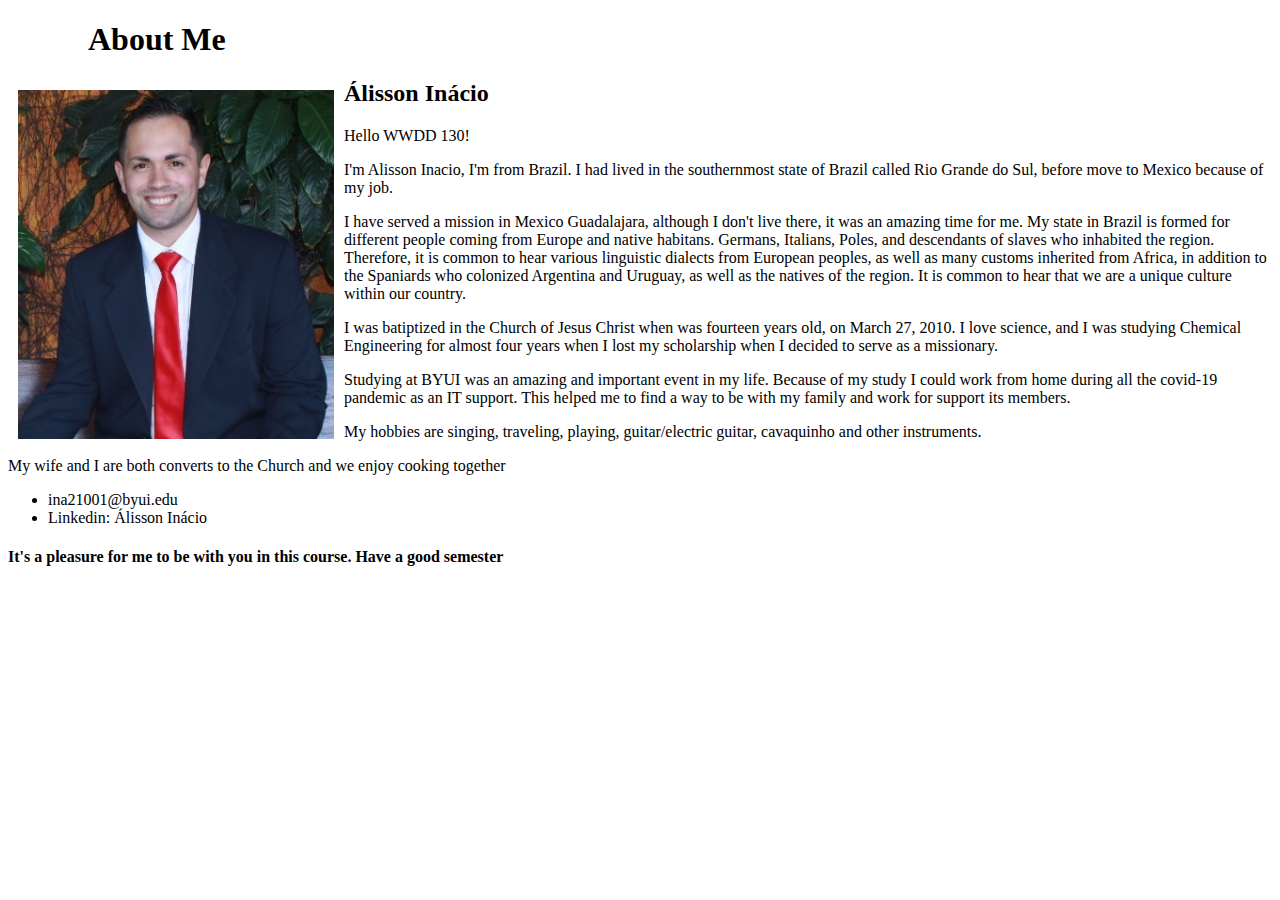
<file: aboutme/index.html>
<!DOCTYPE html>
<html lang="en">
<head>
    <meta charset="UTF-8">
    <meta http-equiv="X-UA-Compatible" content="IE=edge">
    <meta name="viewport" content="width=device-width, initial-scale=1.0">
    <title>About Me</title>

    <link rel="stylesheet" href="./styles/style.css">
</head>
<body>
 
    <main>
        <h1>About Me</h1>
        <img src="./images/PROFILE.jpg" alt="Alisson Inacio">
        <h2>Álisson Inácio</h2>

        <p>
            Hello WWDD 130!
        </p>

        <p>
            I'm Alisson Inacio, I'm from Brazil. I had lived in the southernmost state of Brazil called Rio Grande do Sul, before move to Mexico because of my job.
        </p>

        <p>
            I have served a mission in Mexico Guadalajara, although I don't live there, it was an amazing time for me. My state in Brazil is formed for different people coming from Europe and native habitans. 
            Germans, Italians, Poles, and descendants of slaves who inhabited the region. Therefore, it is common to hear various linguistic dialects from European peoples, as well as many customs inherited from Africa, in addition to the Spaniards who colonized Argentina and Uruguay, as well as the natives of the region. It is common to hear that we are a unique culture within our country.
        </p>

        <p>
            I was batiptized in the Church of Jesus Christ when was fourteen years old, on March 27, 2010.
            I love science, and I was studying Chemical Engineering for almost four years when I lost my scholarship when I decided to serve as a missionary.
        </p>

        <p>
            Studying at BYUI was an amazing and important event in my life. Because of my study I could work from home during all the covid-19 pandemic as an IT support.
            This helped me to find a way to be with my family and work for support its members. 
        </p>

        <p>My hobbies are singing, traveling, playing, guitar/electric guitar, cavaquinho and other instruments.</p>
        <p>My wife and I are both converts to the Church and we enjoy cooking together</p>

     
        <ul>
            <li>ina21001@byui.edu</li>
            <li>Linkedin: Álisson Inácio</li>
        </ul>

        <h4>It's a pleasure for me to be with you in this course. Have a good semester</h4>
    </main>

</body>
</html>
</file>
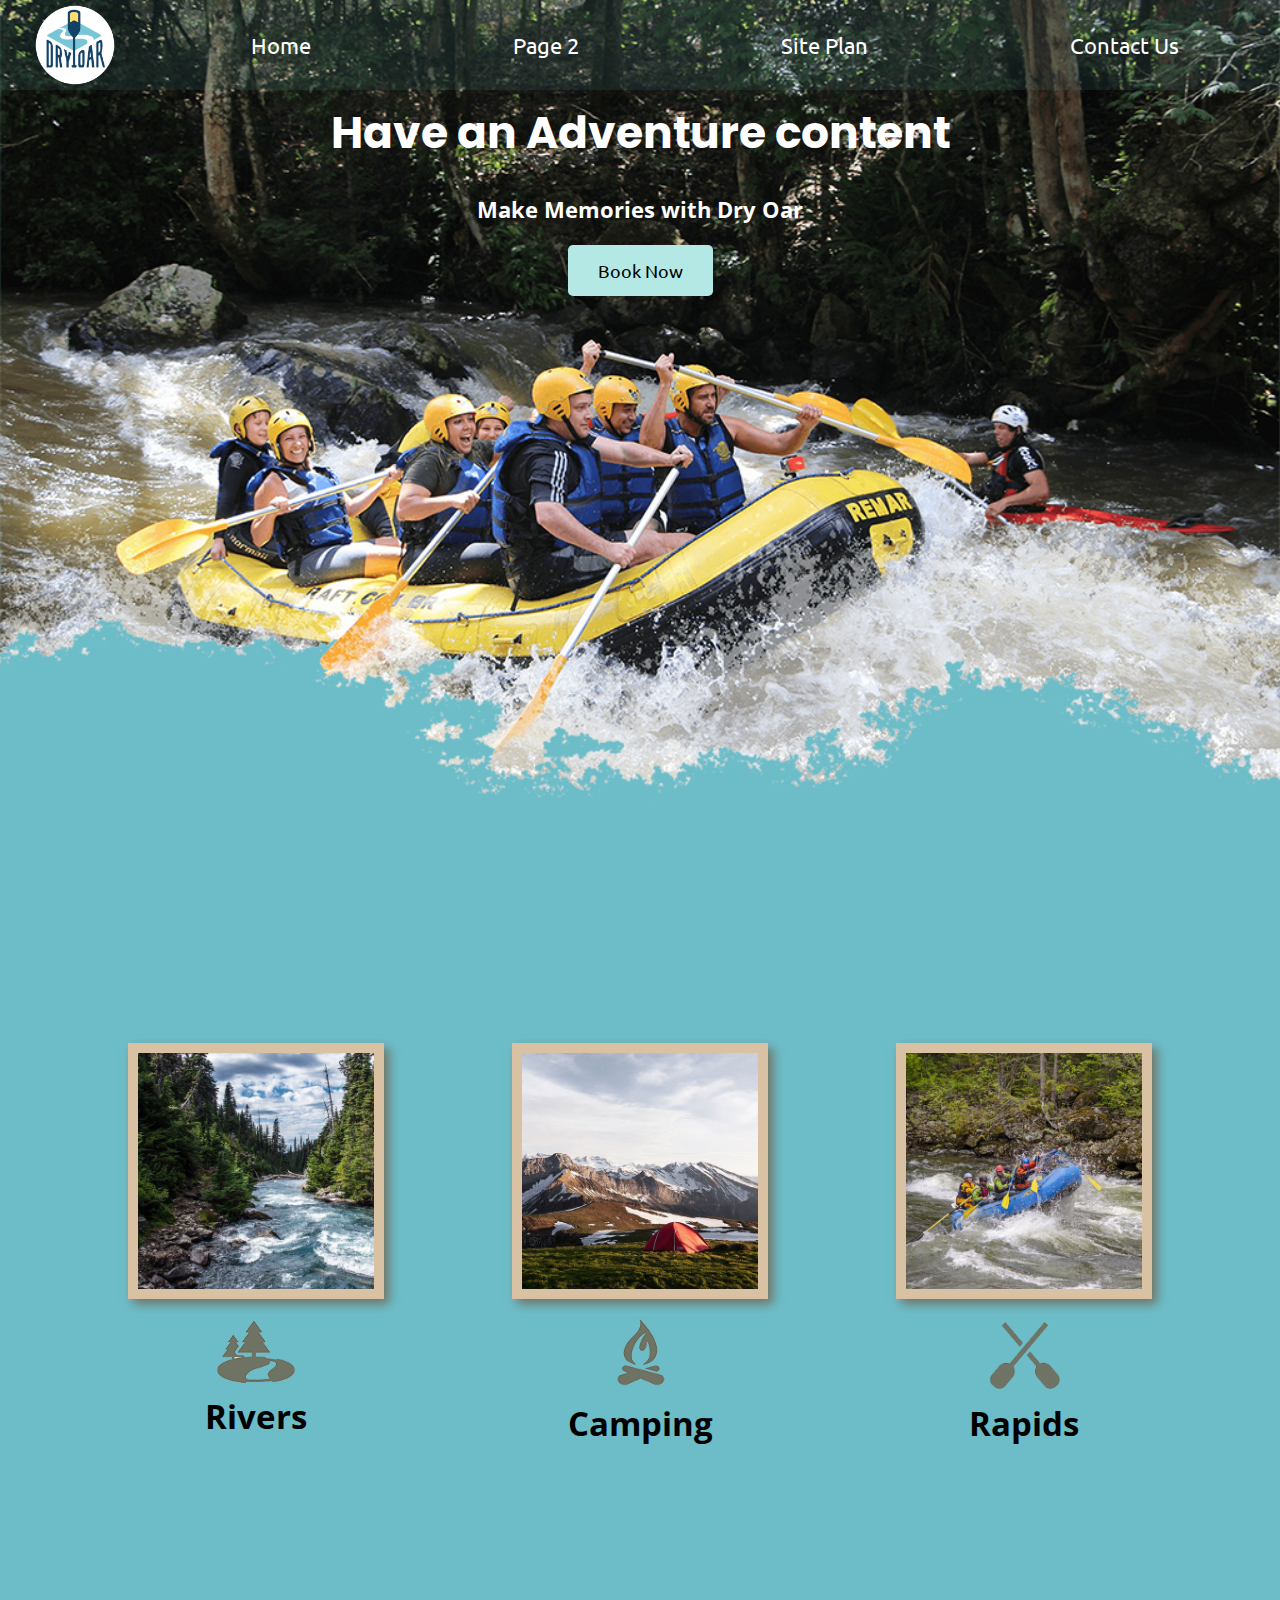
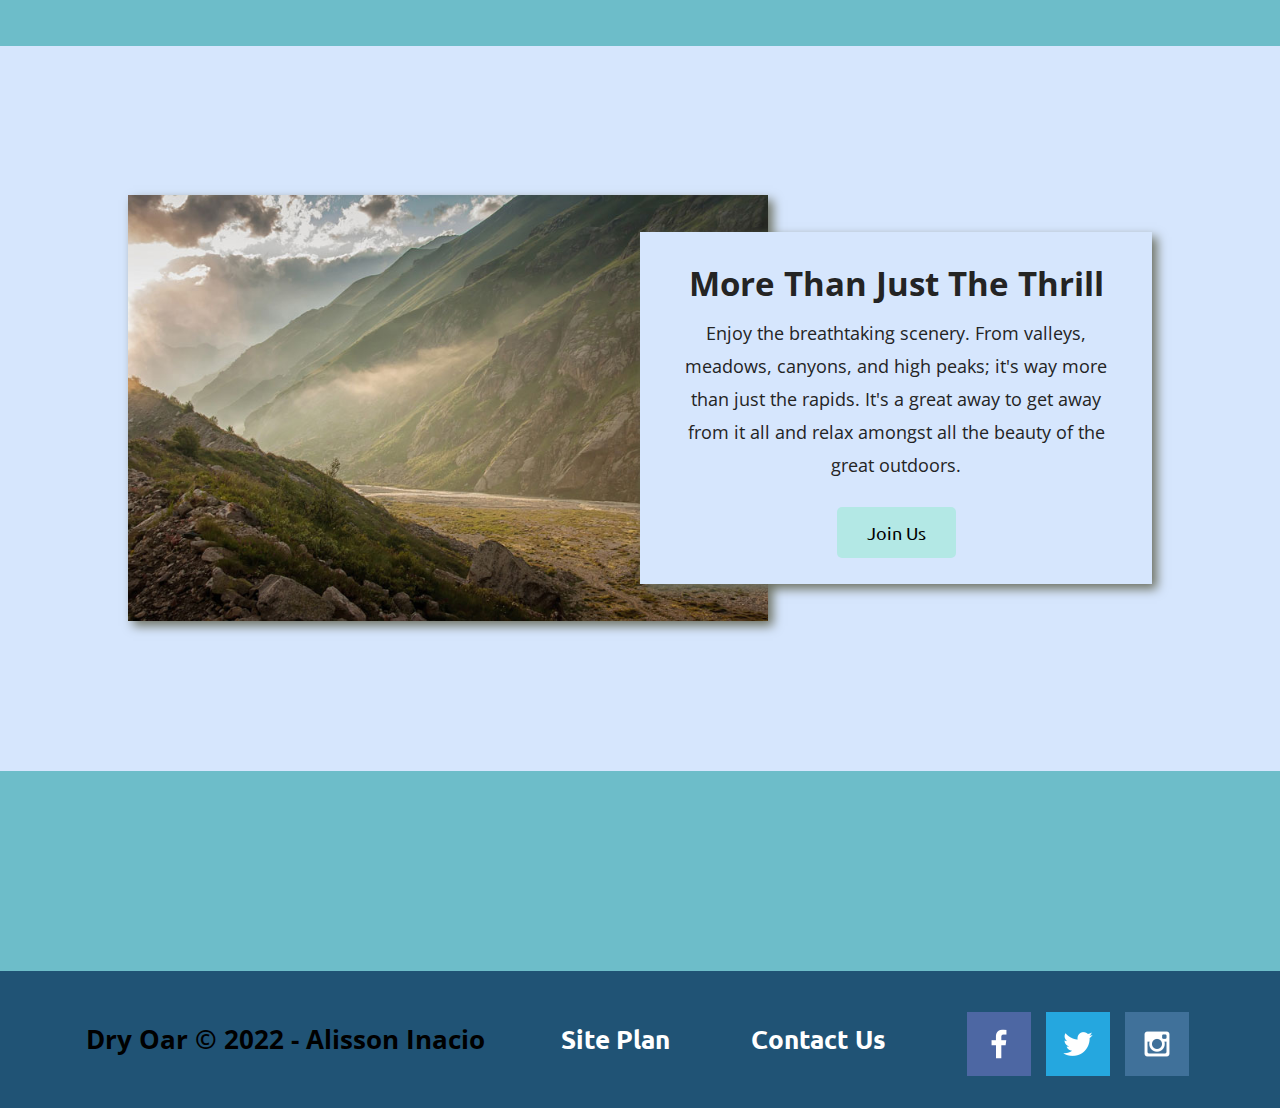
<file: wwr/index.html>
<!DOCTYPE html>
<html lang="en">
<head>
    <meta charset="UTF-8">
    <meta http-equiv="X-UA-Compatible" content="IE=edge">
    <meta name="viewport" content="width=device-width, initial-scale=1.0">
    <title>Home</title>

    <link rel="stylesheet" href="styles/style.css">
</head>
<body>

    <div id="content">
        <header>
            <a id="logo_link" href="index.html">
                <img class="logo" src="images/logo.png" alt="Dry Oar Logo">
            </a>
    
            <nav>
                <a href="index.html">Home</a>  <!--this will reload the page, there is no necessity to open in another tab-->
                <a href="#" target="_blank">Page 2</a>
                <a href="site-plan-rafting.html" target="_blank">Site Plan</a>
                <a href="contactus.html" target="_blank">Contact Us</a>
            </nav>
        </header>
    
        <div id="hero">
            <div id="hero-box">
                <img id="hero-img" src="images/hero.png" alt="People enjoying rafting">
            </div>
    
            <section id="hero-msg">
                <h1 class="home-title">Have an Adventure content</h1>
                <h4>Make Memories with Dry Oar</h4>
        
                <div class="button-box">
                    <a class="book" href="rates.html">Book Now</a>
                </div>
            </section>
        </div>
        
        <main class="home-grid">
            <section class="rivers-card">
                <img class="card-img" src="images/rivers.jpg" alt="river in forest">
                <img class="icon" src="images/river-icon.png" alt="river icon">
                <h2>Rivers</h2>
            </section>
    
            <section class="camping-card">
                <img class="card-img" src="images/camping.jpg" alt="tent in mountains">
                <img class="icon" src="images/fire-icon.png"  alt="fire-icon">
                <h2>Camping</h2>
            </section>
    
            <section class="rapids-card">
                <img class="card-img" src="images/rapids.jpg" alt="rafting boat">
                <img class="icon" src="images/oars.png" alt="river icon">
                <h2>Rapids</h2>
            </section>

            <div id="background"></div>
    
            <img class="mountains" src="images/mountains.jpg" alt="Misty mountains">
    
            <section class="msg">
                <h2>More Than Just The Thrill</h2>
                <p>
                    Enjoy the breathtaking scenery. From valleys, meadows, canyons, and high peaks; it's way more than just the rapids. It's a great away to get away from it all and relax amongst all the beauty of the great outdoors.
                </p>
                <a class="join" href="rivers.html">Join Us</a>
            </section>
        </main>
        
        <footer>
            <h3>Dry Oar &copy; 2022 - Alisson Inacio</h3>
            <h3> <a href="site-plan-rafting.html">Site Plan</a> </h3>
            <h3> <a href="contactus">Contact Us</a> </h3>
            <div class="social">
                <a href="https://facebook.com" target="_blank">
                    <img src="images/facebook.png" alt="fb icon">
                </a>
                <a href="https://twitter.com" target="_blank">
                    <img src="images/twitter.png" alt="twitter icon">
                </a>
                <a href="https://instagram.com" target="_blank">
                    <img src="images/instagram.png" alt="instagram icon">
                </a>
            </div>
        </footer>
    
    </div>

</body>
</html>
</file>
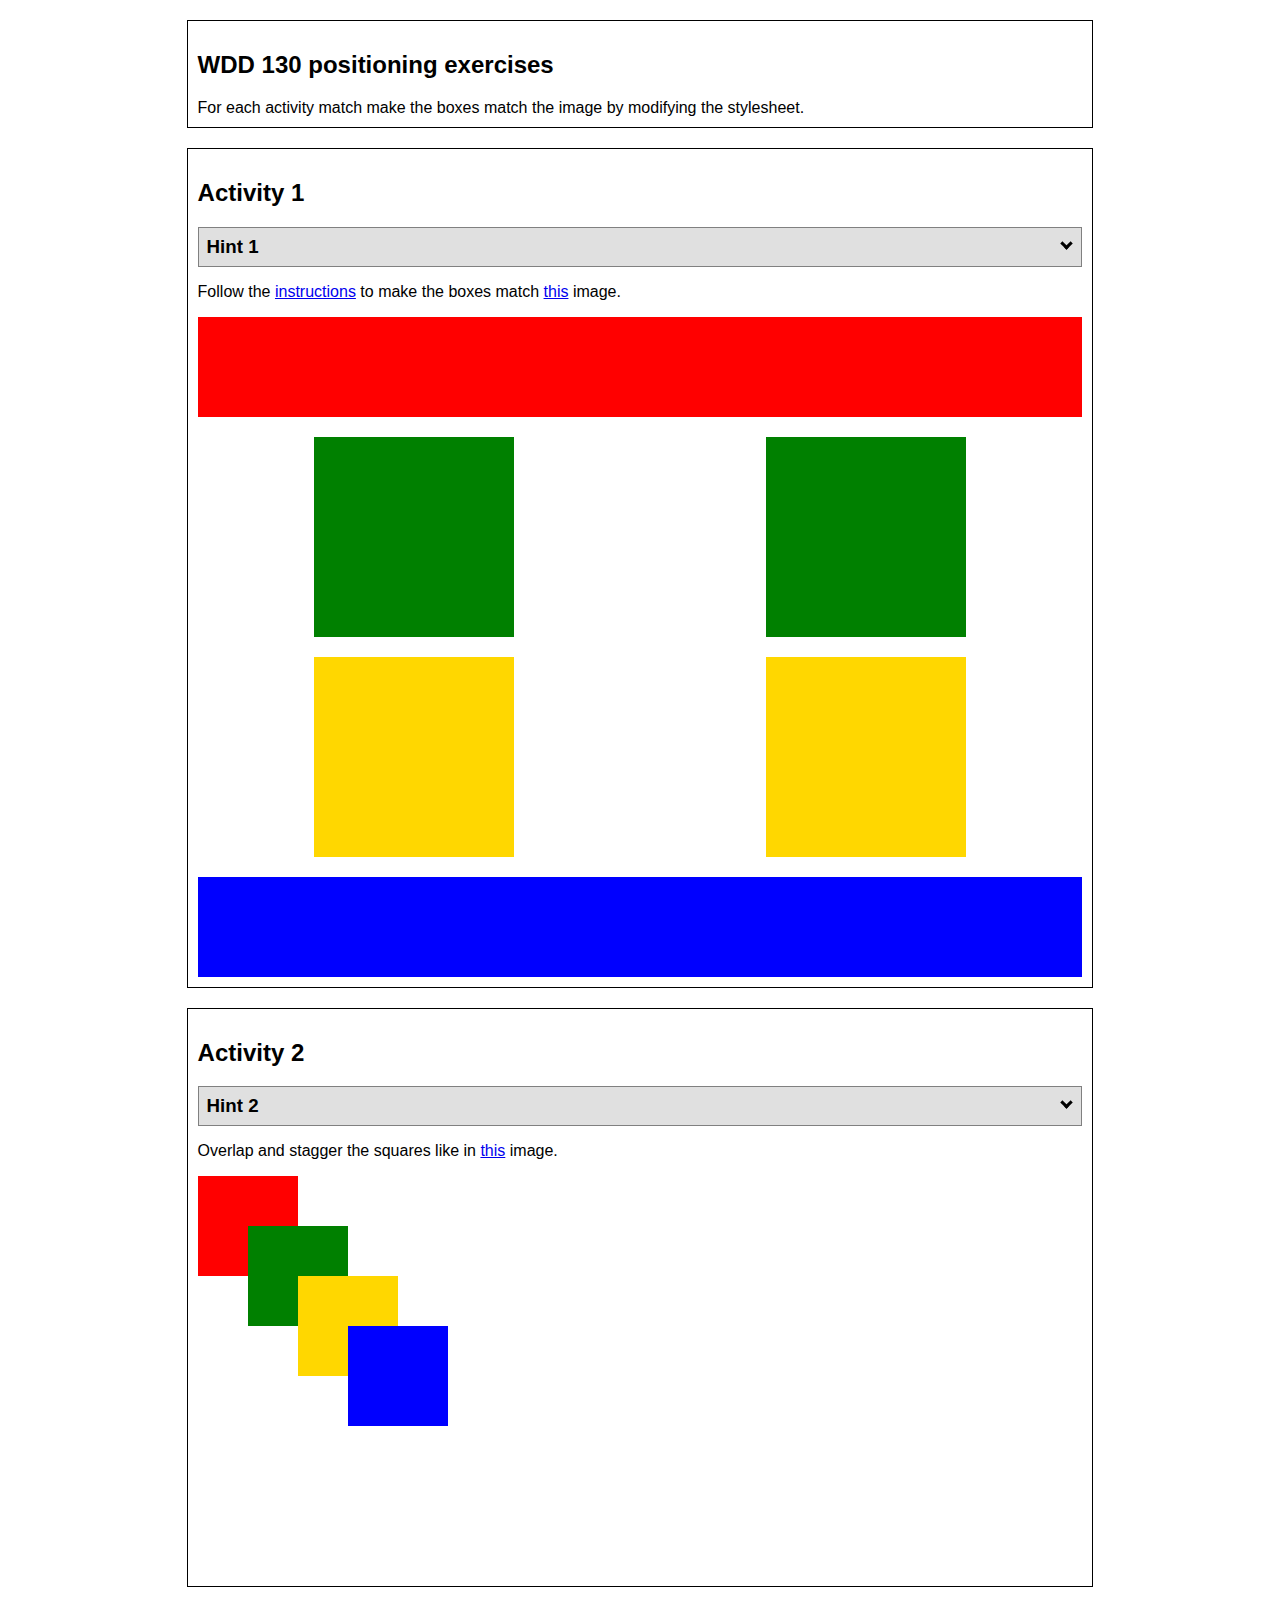
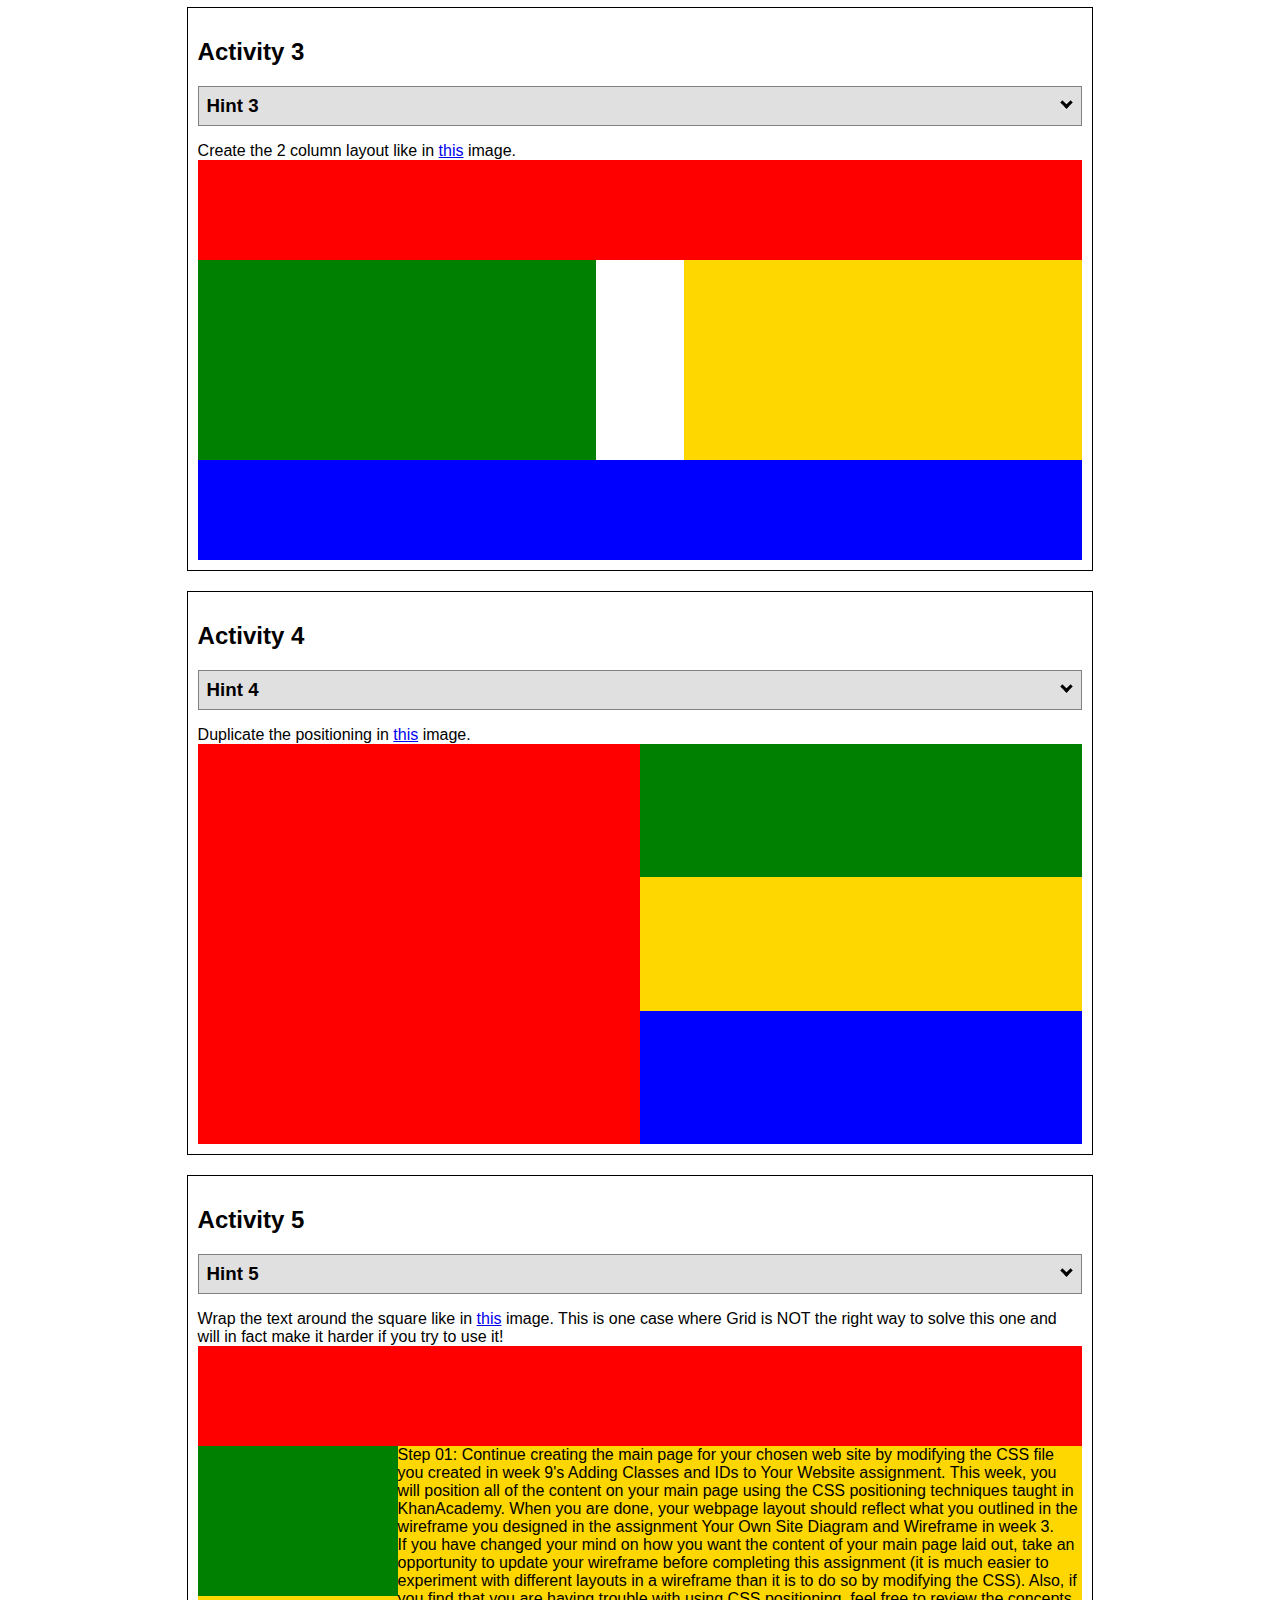
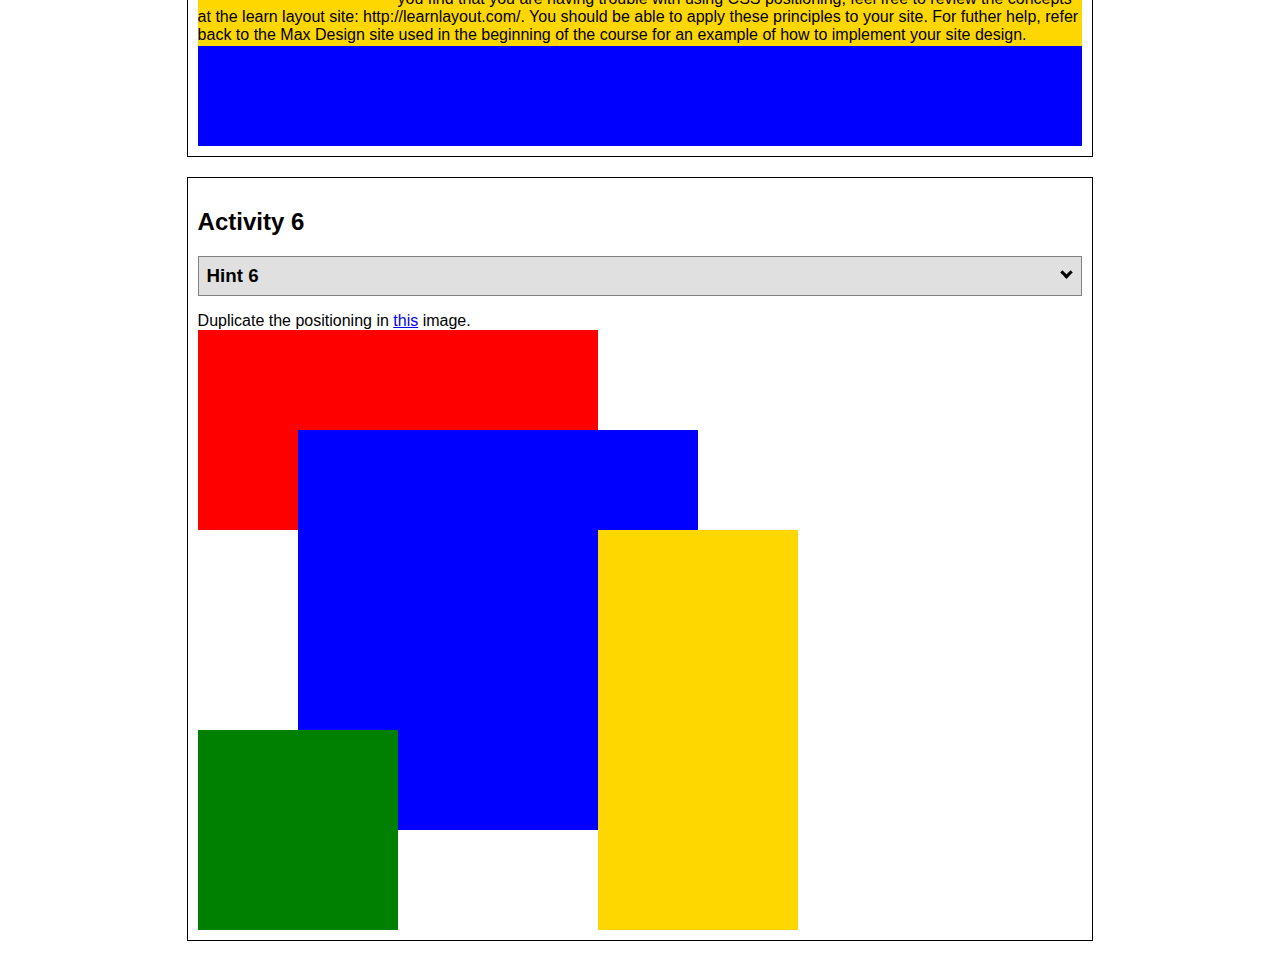
<file: positioning.html>
<!DOCTYPE html>
<html lang="en">
  <head>
    <!-- HTML - Name: positioning.html -->
    <title>Positioning Activity</title>
    <link rel="stylesheet" type="text/css" href="positionstyles.css" />
  </head>
  <body>
    <div class="activity">
      <h2>WDD 130 positioning exercises</h2>
      For each activity match make the boxes match the image by modifying the stylesheet.</div>
    <div class="activity">
      <h2>Activity 1</h2>
      <section class="hint"><input type="checkbox" ><i></i> <h3>Hint 1</h3><div><p>Check out the <a href="https://byui-wdd.github.io/wdd130/activities/w06-css-positioning.html" target="_blank">activity instructions</a> in Ilearn!</p></div></section>
      <p>Follow the <a href="https://byui-wdd.github.io/wdd130/activities/w06-css-positioning.html" target="_blank">instructions</a> to make the boxes match  <a href="https://byui-wdd.github.io/wdd130/images/example1.png" target="_blank">this</a> image.</p>
      <div class="content1" >
        <div class="red1" ></div>
        <div class="green1" ></div>
        <div class="green1" ></div>
        <div class="yellow1"></div>
        <div class="yellow1"></div>
        <div class="blue1"></div>
      </div>
    </div>
    <div class="activity">
      <h2>Activity 2</h2>
      <section class="hint"><input type="checkbox" > <h3>Hint 2</h3><i></i><div><p>Remember that the best way to shift elements around slightly on the page is with Margins.  You could also use Grid.  Either would work for this. If you choose margin, you can use a <em>negative</em> margin. (ie margin-top: -20px;)</p><h4>Properties used:</h4><ul><li>margin-top, margin-left</li><li>...or...</li><li>grid-template-columns: 50px 50px 50px 50px 50px </li></ul></div></section>
      <p>Overlap and stagger the squares like in <a href="https://byui-wdd.github.io/wdd130/images/example2.png" target="_blank">this</a> image.</p>
      <div class="content2" >
        <div class="red2" ></div>
        <div class="green2" ></div>
        <div class="yellow2"></div>
        <div class="blue2"></div>
      </div>
    </div>
    <div class="activity">
      <h2>Activity 3</h2>
      <section class="hint"><input type="checkbox" > <h3>Hint 3</h3><i></i><div><p>This one is going to be best solved with CSS Grid. Remember to make the boxes the right width first...then start moving them around. </p><h4>Properties used:</h4><ul><li>display:grid;</li><li>grid-template-columns:</li><li>grid-column-gap:</li>
        <li>grid-column:</li>  </ul></div></section>
      Create the 2 column layout like in <a href="https://byui-wdd.github.io/wdd130/images/example3.png" target="_blank">this</a>  image.
      <div class="content3" >
        <div class="red3" ></div>
        <div class="green3" ></div>
        <div class="yellow3"></div>
        <div class="blue3"></div>
      </div>
    </div>
    <div class="activity">
      <h2>Activity 4</h2>
      <section class="hint"><input type="checkbox" > <h3>Hint 4</h3><i></i><div><p>For the others we have been primarily concerned with width. For this one you will need to adjust height as well. </p><h4>Properties used:</h4><ul><li>display:grid;</li><li>grid-template-columns:</li><li>grid-row:</li></ul></div></section>
      Duplicate the positioning in <a href="https://byui-wdd.github.io/wdd130/images/example4.png" target="_blank">this</a> image. 
      <div class="content4" >
        <div class="red4" ></div>
        <div class="green4" ></div>
        <div class="yellow4"></div>
        <div class="blue4"></div>
      </div>
    </div>

    <div class="activity">
      <h2>Activity 5</h2>
      <section class="hint"><input type="checkbox" > <h3>Hint 5</h3><i></i><div><p>Grid is <strong>not</strong> the right way to do this.  In fact there is only one way to really do that...and that is with float. Remember that we float the thing we want the text to wrap around.  Also remember to start by making all the shapes the right size and shape.</p><h4>Properties used:</h4><ul><li>float: left;</li></ul></div></section>
      Wrap the text around the square like in <a href="https://byui-wdd.github.io/wdd130/images/example5.png" target="_blank">this</a> image. This is one case where Grid is NOT the right way to solve this one and will in fact make it harder if you try to use it!
      <div class="content5" >
        <div class="red5" ></div>
        <div class="green5" ></div>
        <div class="yellow5">Step 01: Continue creating the main page for your chosen web site by modifying the CSS file you created in week 9's Adding Classes and IDs to Your Website assignment. This week, you will position all of the content on your main page using the CSS positioning techniques taught in KhanAcademy. When you are done, your webpage layout should reflect what you outlined in the wireframe you designed in the assignment Your Own Site Diagram and Wireframe in week 3. <br />
          If you have changed your mind on how you want the content of your main page laid out, take an opportunity to update your wireframe before completing this assignment (it is much easier to experiment with different layouts in a wireframe than it is to do so by modifying the CSS). Also, if you find that you are having trouble with using CSS positioning, feel free to review the concepts at the learn layout site: http://learnlayout.com/. You should be able to apply these principles to your site. For futher help, refer back to the Max Design site used in the beginning of the course for an example of how to implement your site design.</div>
        <div class="blue5"></div>
      </div>
    </div>
    <div class="activity">
      <h2>Activity 6</h2>
      <section class="hint"><input type="checkbox" > <h3>Hint 6</h3><i></i><div><p>This one is all about visualizing the grid behind the layout. If you are having a hard time doing that first: all the sizes are even multiples of 100, and second here is another example with the lines drawn: <a href="https://byui-wdd.github.io/wdd130/images/example6-hint.png" target="_blank">example 6 with lines</a>. For this one you will find it easiest if you use px for the column width. You can also use <kbd>z-index</kbd> to control the element layering.    </p><h4>Properties used:</h4><ul><li>display:grid;</li><li>grid-template-columns:</li><li>grid-column:</li><li>grid-row:</li><li><a href="https://www.w3schools.com/cssref/pr_pos_z-index.asp" target="_blank">z-index:</a></li></ul></div></section>
      Duplicate the positioning in <a href="https://byui-wdd.github.io/wdd130/images/example6.png" target="_blank">this</a> image.
      <div class="content6" >
        <div class="red6" ></div>
        <div class="green6" ></div>
        <div class="yellow6"></div>
        <div class="blue6"></div>
      </div>
    </div>
  </body>
</html>
</file>
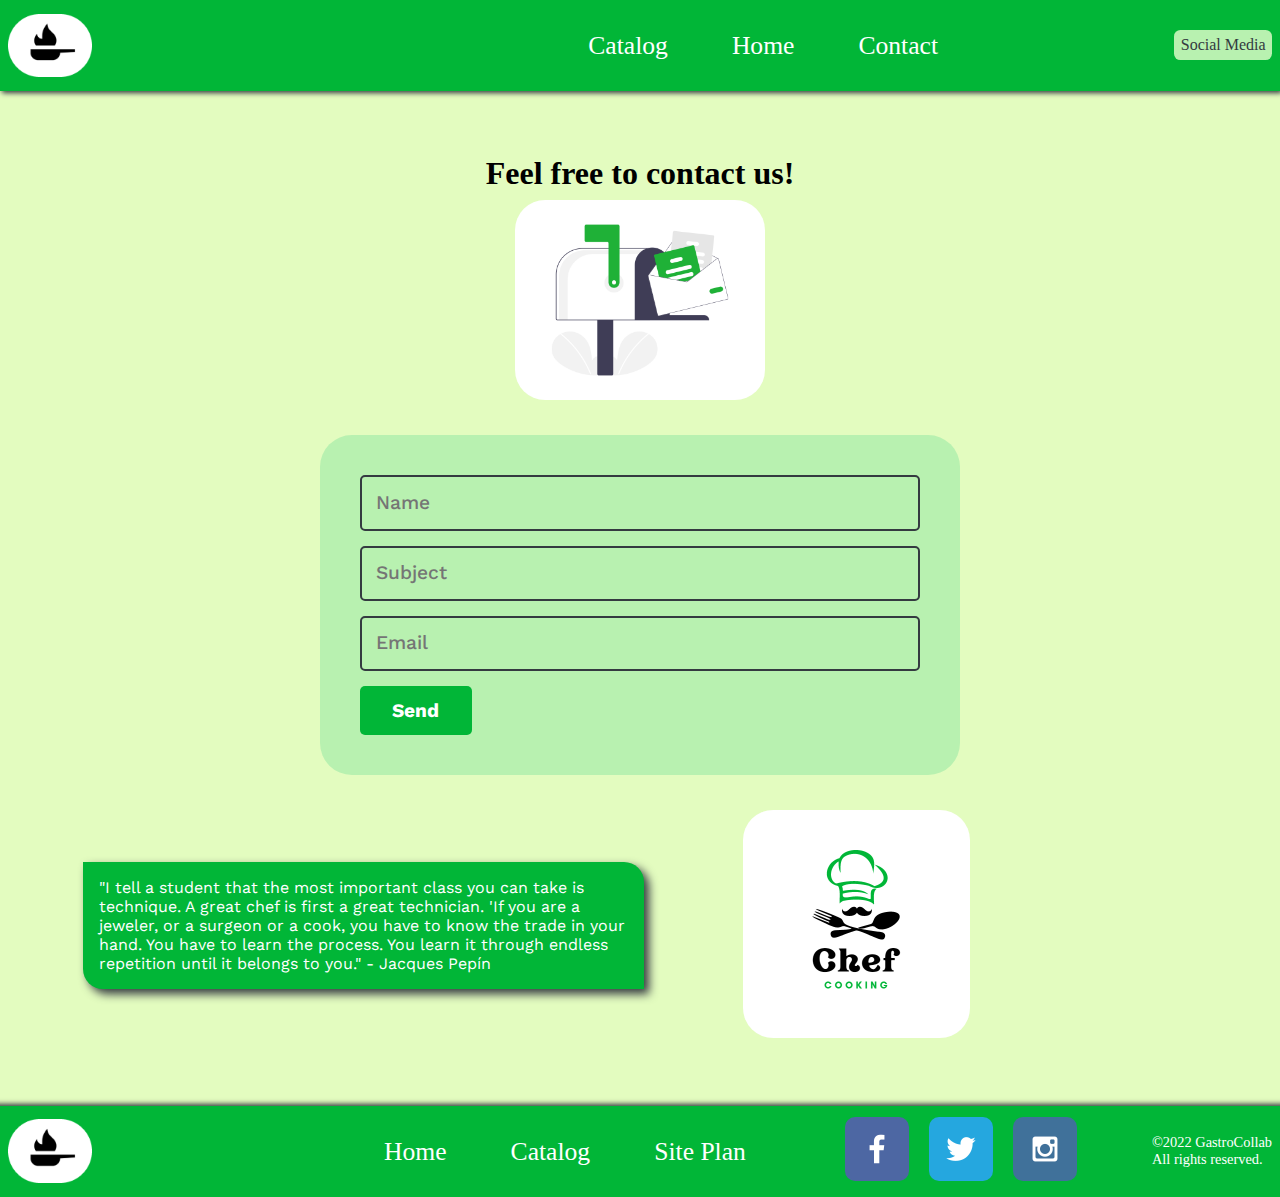
<file: gastrocollab/contact.html>
<!DOCTYPE html>
<html lang="en">
<head>
    <meta charset="UTF-8">
    <meta http-equiv="X-UA-Compatible" content="IE=edge">
    <meta name="viewport" content="width=device-width, initial-scale=1.0">
    <title>Contact</title>

    <link rel="shortcut icon" href="images/pan-icon.png" type="image/x-icon">
    <link rel="stylesheet" href="styles/contact.css">
</head>

<body>
    <header>
        <div class="icon">
            <a href="#">
                <img src="images/pan-icon.png" alt="main pan logo">
            </a>
        </div>

        <nav>
            <a href="catalog.html">Catalog</a>
            <a href="index.html">Home</a>
            <a href="#">Contact</a>
        </nav>

        <div class="gallery-button">    
            <a href="#social-media">Social Media</a>
        </div>
    </header>

    <main>
        <!-- title and first image-->
        <div class="title-image">
            <h1>Feel free to contact us!</h1>
            <div class="contact-img">
                <img 
                    src="images/email.png" 
                    alt="box email"
                >
            </div>
        </div>

        <!-- form -->
        <form method="post">      
            <input 
                id="name"
                type="text" 
                class="feedback" 
                placeholder="Name" 
                minlength="2"
                maxlength="10"
                required               
            />   

            <input 
                id="sub"
                type="text" 
                class="feedback" 
                placeholder="Subject" 
                minlength="2"
                maxlength="10"
                required               
            />   

            <input  
                id="em"
                type="email" 
                class="feedback" 
                placeholder="Email" 
                required               
            />

            <a 
                href="mailto:" 
                id="email"
                onclick="sendEmail()"
            >                    
                Send
            </a>

          </form>

        <!-- paragraph section and second image -->
        <div class="last-paragraph">
            <p>
                "I tell a student that the most important class you can take is technique. A great chef is first a great technician. 'If you are a jeweler, or a surgeon or a cook, you have to know the trade in your hand. You have to learn the process. You learn it through endless repetition until it belongs to you." - Jacques Pepín
            </p>
            <div class="contact-img">
                <img 
                    src="images/chef-cooking-slogan.png" 
                    alt="chef hat slogan"
                >
            </div>
        </div>
    </main>

    <footer>

        <div class="icon">
            <a href="#">
                <img src="images/pan-icon.png" alt="main pan logo">
            </a>
        </div>

        <nav>
            <a href="index.html">Home</a>
            <a href="catalog.html">Catalog</a>
            <a href="site-plan.html">Site Plan</a>
        </nav>



        <div class="social" id="social-media">
            <a href="https://facebook.com" target="_blank">
                <img src="images/facebook.png" alt="fb icon">
            </a>
            <a href="https://twitter.com" target="_blank">
                <img src="images/twitter.png" alt="twitter icon">
            </a>
            <a href="https://instagram.com" target="_blank">
                <img src="images/instagram.png" alt="instagram icon">
            </a>
        </div>

        <div>
            <p>
                ©2022 GastroCollab<br>
                All rights reserved.
            </p>
        </div>
        
    </footer>
    
    <script src="programs/contact.js" defer></script>
</body>
</html>
</file>
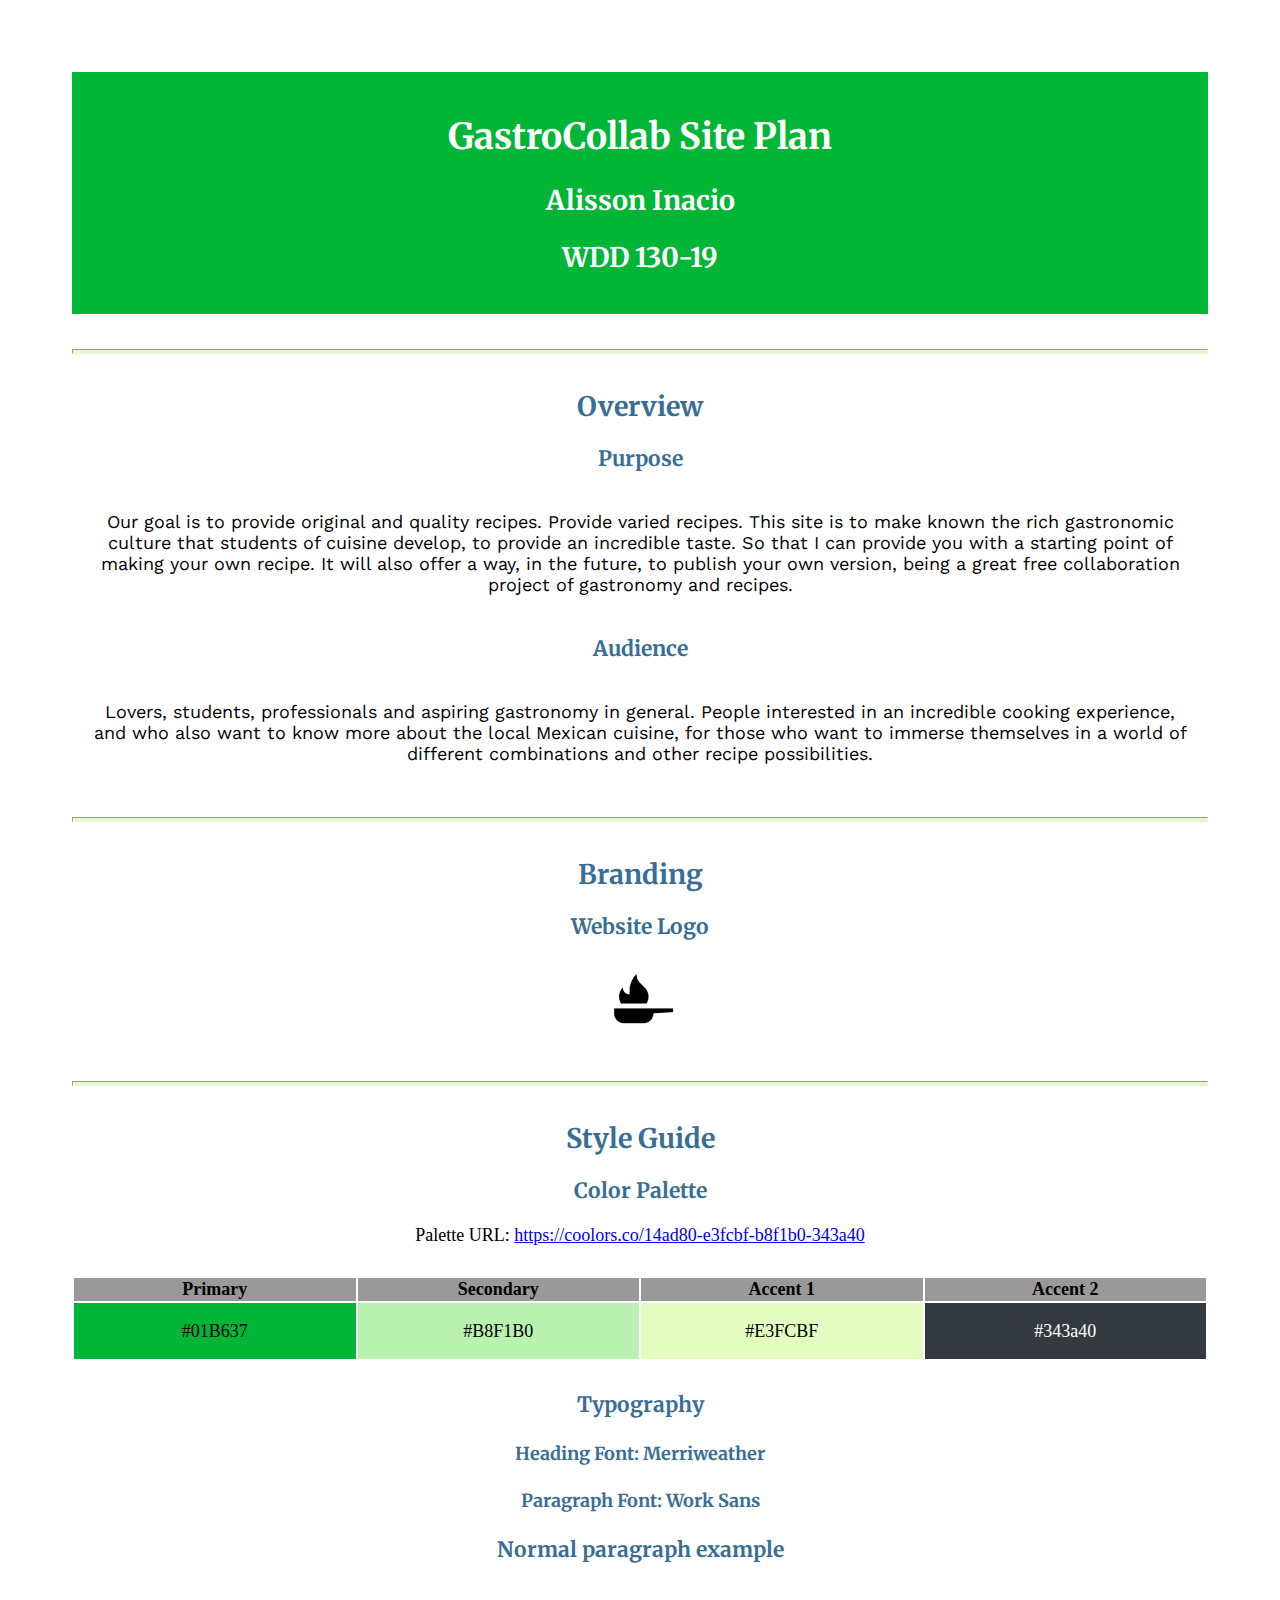
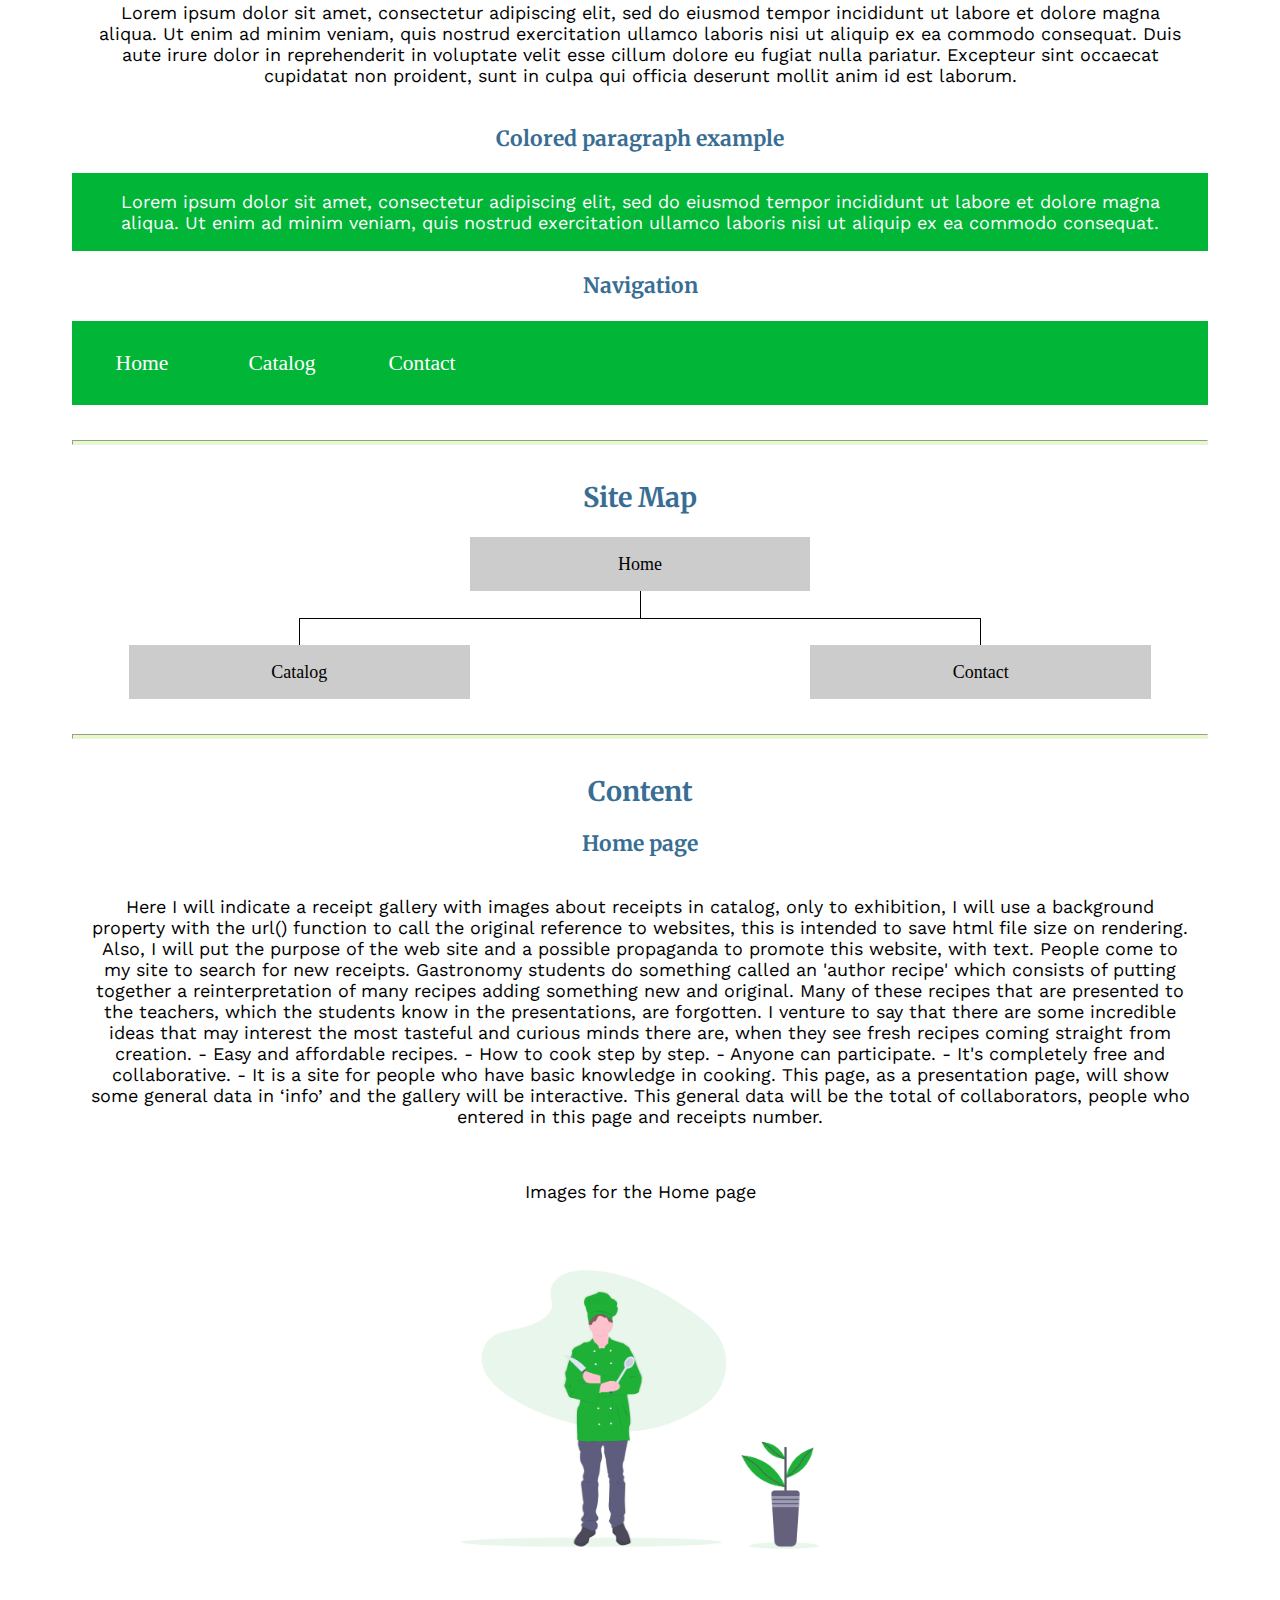
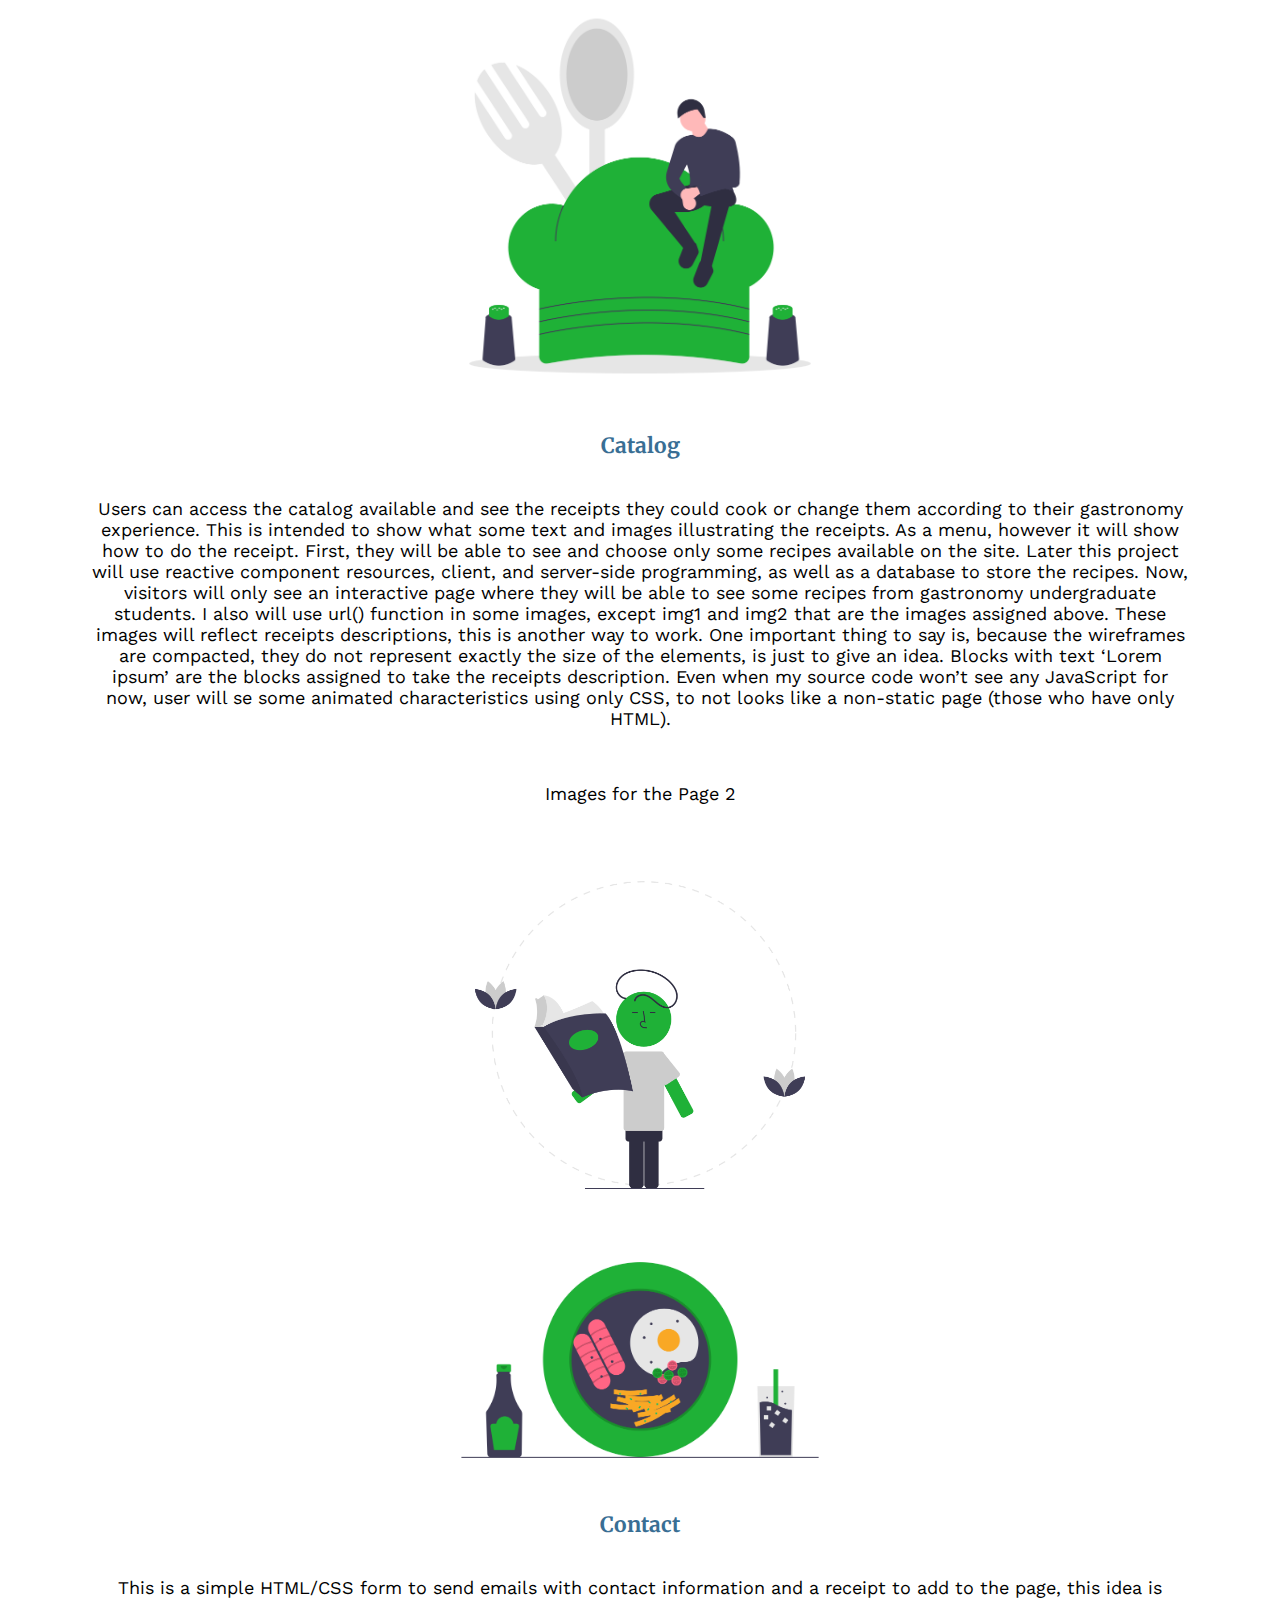
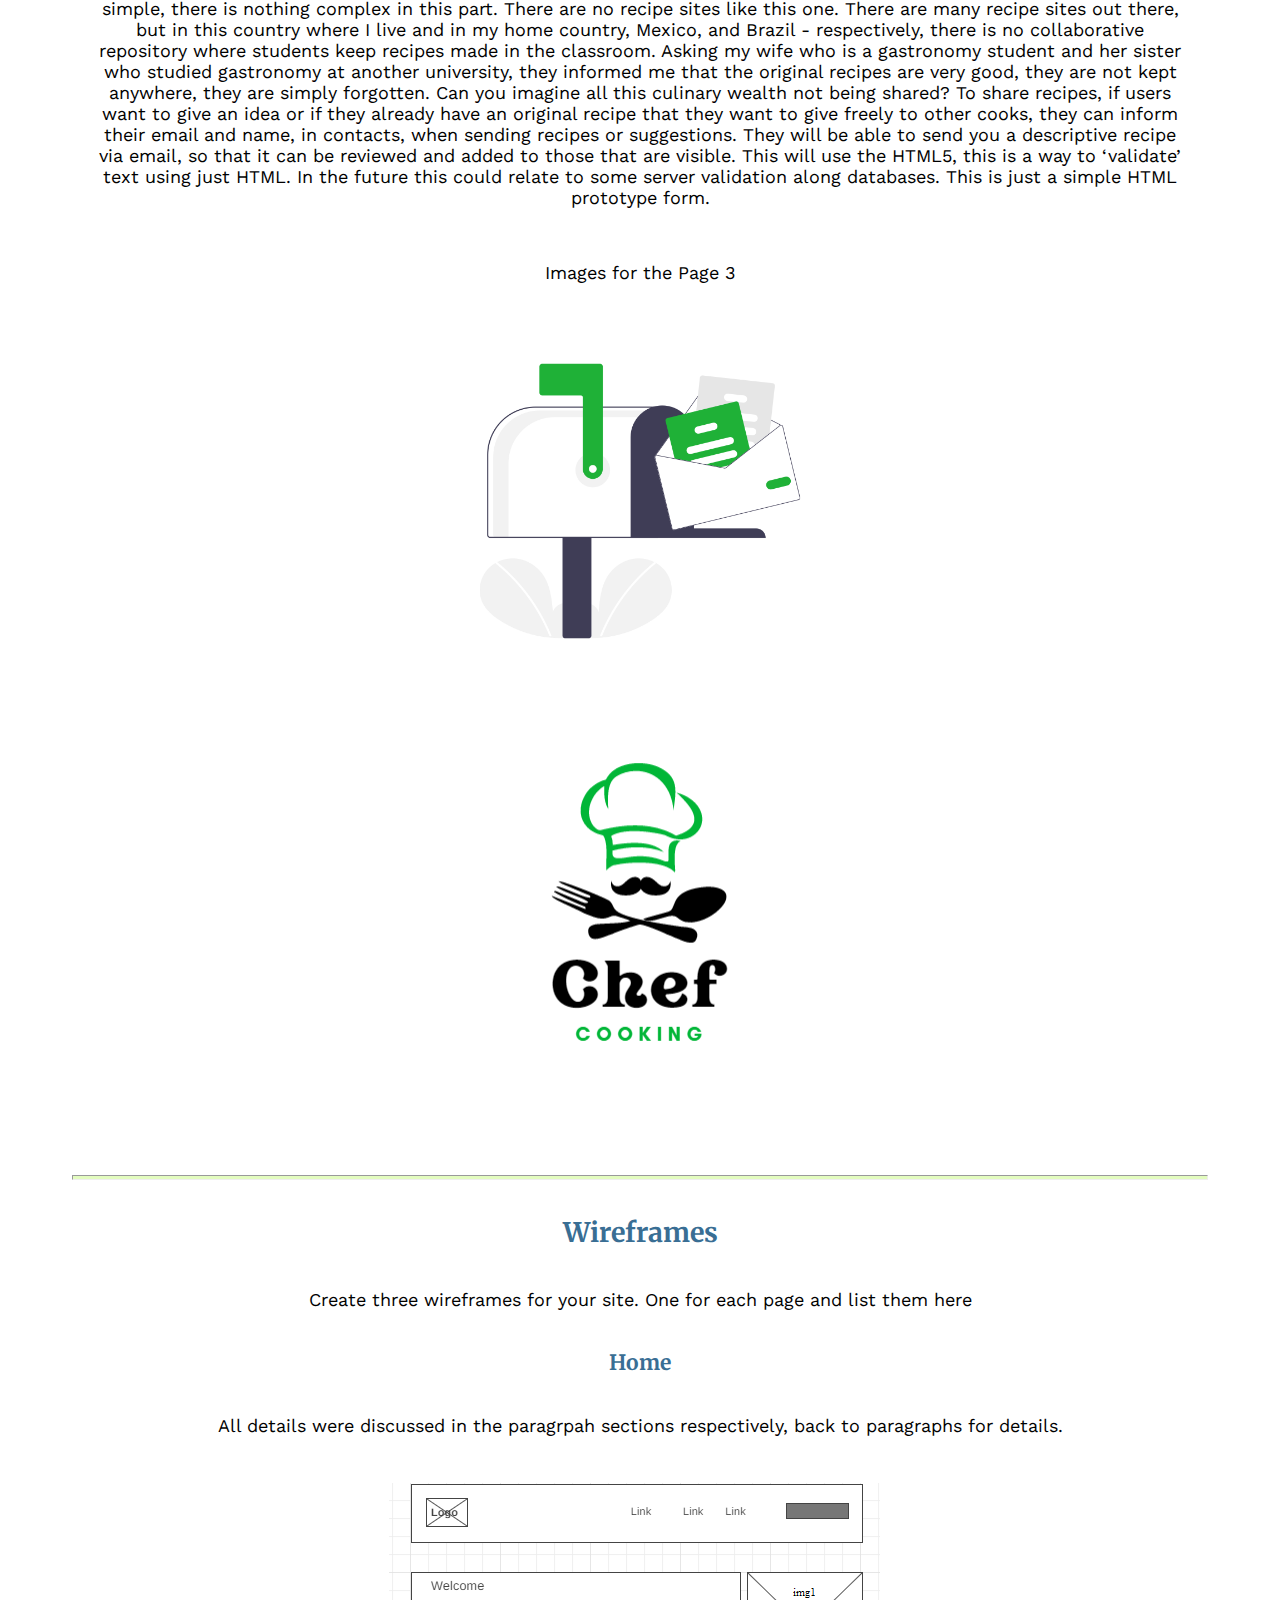
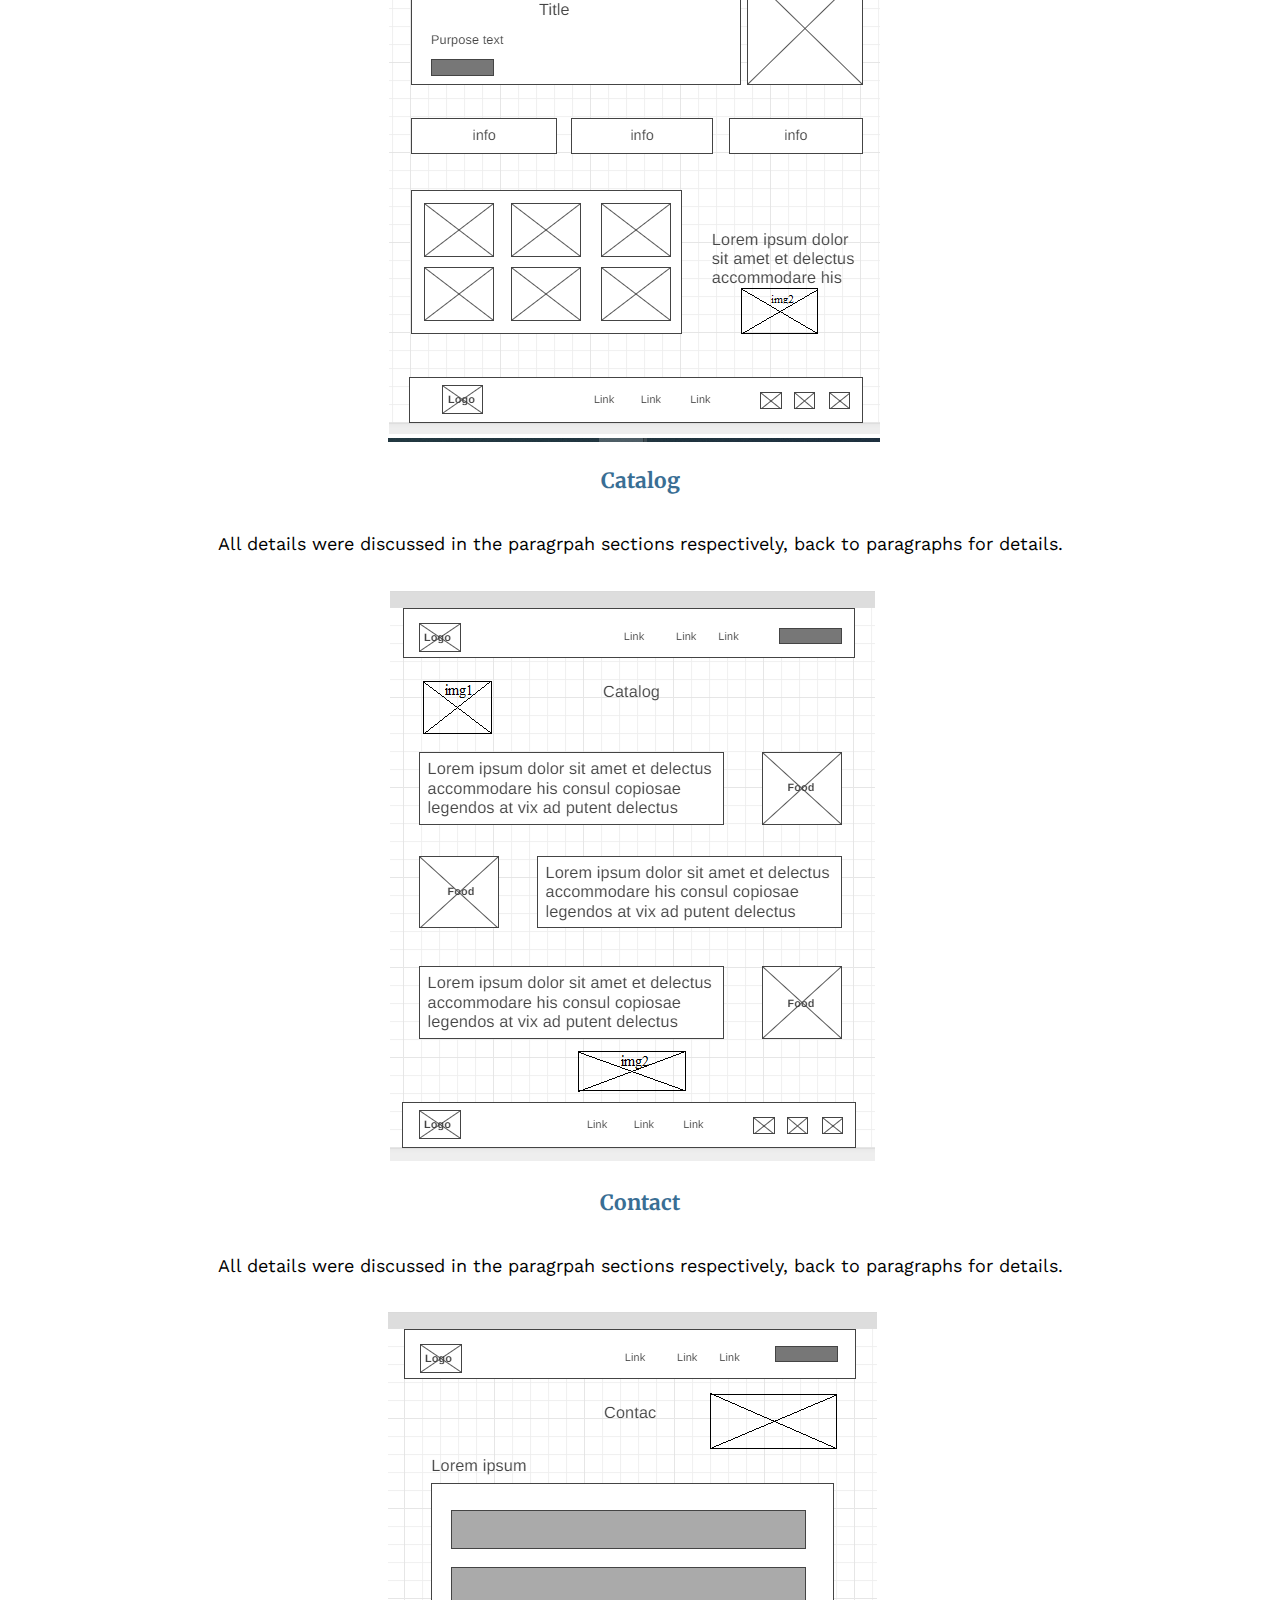
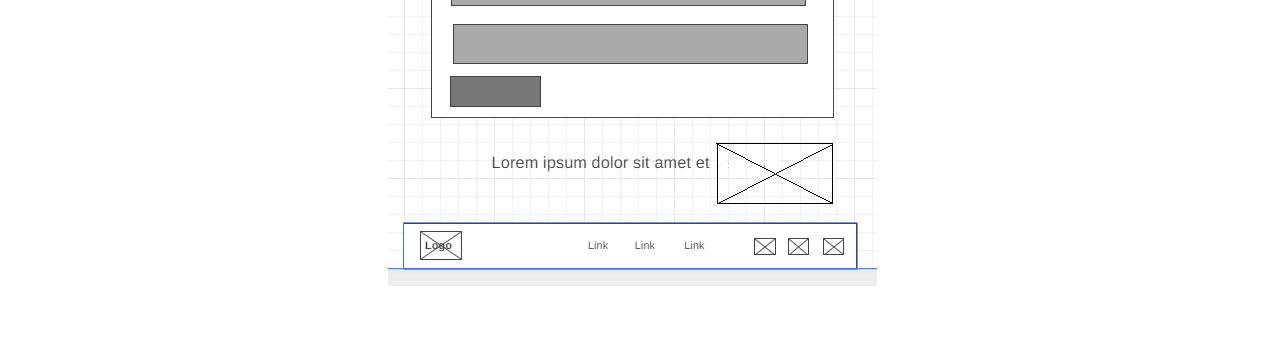
<file: gastrocollab/site-plan.html>
<!DOCTYPE html>
<html lang="en-us">
    
  <head>
    <meta charset="utf-8">
    <title>Site Plan</title>
    <link type="text/css" rel="stylesheet" href="styles/site-plan.css">
  </head>

  <body>
    <header>
      <h1>GastroCollab Site Plan</h1>
      <h2>Alisson Inacio</h2>
      <h2>WDD 130-19</h2>
      <!-- In the header above, add the name or your site, your name and class number. For example if you are in section 3 you would put WDD 130.03 -->
    </header>
    <main>

      <!-- ------------------------Steps 2-3------------------------------ -->
      <hr>
      <h2>Overview</h2>
      <h3>Purpose</h3>
      <p>
          Our goal is to provide original and quality recipes. Provide varied recipes. This site is to make known the rich gastronomic culture that students of cuisine develop, to provide an incredible taste. So that I can provide you with a starting point of making your own recipe. It will also offer a way, in the future, to publish your own version, being a great free collaboration project of gastronomy and recipes.
      </p>  <!-- change this -->


      <h3>Audience</h3>
      <p> 
         Lovers, students, professionals and aspiring gastronomy in general. People interested in an incredible cooking experience, and who also want to know more about the local Mexican cuisine, for those who want to immerse themselves in a world of different combinations and other recipe possibilities.
      </p>  <!-- change this -->

      <hr>
      <h2>Branding</h2>
      <h3>Website Logo</h3>
      <!-- Replace this with some sort of logo for your site.  A logo can be as simple as the name of your site in a nice font :) -->
      <img src="images/pan 1.png" alt="pan logo cooking">
      <hr>
      <h2>
        Style Guide
      </h2>

      <!-- ------------------------Steps 4-8------------------------------ -->

      <h3>
        Color Palette
      </h3>
      <!--  The colors you choose for a website are one of the most important decisions you will make. Follow the instructions on the activity in iLearn then return and replace the color codes below with the hex color codes (the 6 digit numbers that show at the bottom of each color) for the colors you have chosen below.  You should have at least 2 colors but do not have to fill in all 4 if you do not need them.  -->

      <!-- Copy and paste the URL to your finished palette below Make sure to paste it into both spots -->
      Palette URL: <a href="https://coolors.co/14ad80-e3fcbf-b8f1b0-343a40" target="_blank">https://coolors.co/14ad80-e3fcbf-b8f1b0-343a40</a>


      <table class="colors">
        <tr><th>Primary</th><th>Secondary</th><th>Accent 1</th><th>Accent 2</th></tr>
        <!-- Replace the numbers in the boxes below with your hex color codes. Then switch to the site-plan.css file and change your colors there as well. -->
        <tr><td class="primary">#01B637</td><td class="secondary">#B8F1B0</td><td class="accent1">#E3FCBF</td><td class="accent2">#343a40</td></tr>
      </table>

      <!-- ------------------------Step 9------------------------------ -->

      <h3>
        Typography
      </h3>
      <!-- Choose a font for your paragraphs (body copy) and headlines. What font(s) have you chosen? Why did you choose what you did?  Make sure to review the list of web safe fonts at W3Schools.org as a starting point.  Think also about which of your colors above you might use for background and font colors. -->

      <h4>
        Heading Font: Merriweather  <!-- change this -->
      </h4>
      <h4>
        Paragraph Font: Work Sans  <!-- change this -->
      </h4>
      <h3>
        Normal paragraph example
      </h3>
      <p>
        Lorem ipsum dolor sit amet, consectetur adipiscing elit, sed do eiusmod tempor incididunt ut labore et dolore magna aliqua. Ut enim ad minim veniam, quis nostrud exercitation ullamco laboris nisi ut aliquip ex ea commodo consequat. Duis aute irure dolor in reprehenderit in voluptate velit esse cillum dolore eu fugiat nulla pariatur. Excepteur sint occaecat cupidatat non proident, sunt in culpa qui officia deserunt mollit anim id est laborum.
      </p>
      <h3>
        Colored paragraph example
      </h3>
      <p class="colored">
        Lorem ipsum dolor sit amet, consectetur adipiscing elit, sed do eiusmod tempor incididunt ut labore et dolore magna aliqua. Ut enim ad minim veniam, quis nostrud exercitation ullamco laboris nisi ut aliquip ex ea commodo consequat. 
      </p>

      <!-- ------------------------Step 10------------------------------ -->

      <h3>
        Navigation
      </h3>
      <!-- Think about how you want your navigation bar to look. In the site-plan.css file change the colors to your colors to get the look you desire. --> 
      <nav>
        <a href="#">Home</a>
        <a href="#">Catalog</a>
        <a href="#">Contact</a>
      </nav>
      <hr>
      <h2>
        Site Map
      </h2>
      <div class="sitemap">
        <div class="sm-home">
          Home
        </div>
        <div class="sm-page2">
          Catalog <!-- change this -->
        </div>
        <div class="sm-page3">
          Contact  <!-- change this -->
        </div>

        <div class="top">
          &nbsp;
        </div>
        <div class="left">
          &nbsp;
        </div>
        <div class="right">
          &nbsp;
        </div>

      </div>

      <!-- --------Content Section -------------- -->
      <hr>
      <h2>
        Content
      </h2>
      <h3>Home page</h3>
      <p>
        Here I will indicate a receipt gallery with images about receipts in catalog, only to exhibition, I will use a background property with the url() function to call the original reference to websites, this is intended to save html file size on rendering.  Also, I will put the purpose of the web site and a possible propaganda to promote this website, with text. 
        People come to my site to search for new receipts. Gastronomy students do something called an 'author recipe' which consists of putting together a reinterpretation of many recipes adding something new and original. Many of these recipes that are presented to the teachers, which the students know in the presentations, are forgotten. I venture to say that there are some incredible ideas that may interest the most tasteful and curious minds there are, when they see fresh recipes coming straight from creation.
        -	Easy and affordable recipes.
        -	How to cook step by step.
        -	Anyone can participate.
        -	It's completely free and collaborative.
        -	It is a site for people who have basic knowledge in cooking.
        This page, as a presentation page, will show some general data in ‘info’ and the gallery will be interactive. This general data will be the total of collaborators, people who entered in this page and receipts number.

      </p>
      <p>Images for the Home page</p>
        <img class="image-width" src="images/chef.png" alt="image for homepage">
        <img class="image-width" src="images/coocking-symbol.png" alt="image for homepage">

      </ul>
      <h3>Catalog</h3>
      <p>
        Users can access the catalog available and see the receipts they could cook or change them according to their gastronomy experience. This is intended to show what some text and images illustrating the receipts. As a menu, however it will show how to do the receipt. 
        First, they will be able to see and choose only some recipes available on the site. Later this project will use reactive component resources, client, and server-side programming, as well as a database to store the recipes. Now, visitors will only see an interactive page where they will be able to see some recipes from gastronomy undergraduate students. I also will use url() function in some images, except img1 and img2 that are the images assigned above. These images will reflect receipts descriptions, this is another way to work. One important thing to say is, because the wireframes are compacted, they do not represent exactly the size of the elements, is just to give an idea. Blocks with text ‘Lorem ipsum’ are the blocks assigned to take the receipts description. Even when my source code won’t see any JavaScript for now, user will se some animated characteristics using only CSS, to not looks like a non-static page (those who have only HTML). 
      </p>
      <p>Images for the Page 2</p>
        <img class="image-width" src="images/receipt-book.png" alt="image for page">
        <img class="image-width" src="images/breakfast.png" alt="image for page">

      </ul>
      <h3>Contact</h3>
      <p>
        This is a simple HTML/CSS form to send emails with contact information and a receipt to add to the page, this idea is simple, there is nothing complex in this part.
        There are no recipe sites like this one. There are many recipe sites out there, but in this country where I live and in my home country, Mexico, and Brazil - respectively, there is no collaborative repository where students keep recipes made in the classroom. Asking my wife who is a gastronomy student and her sister who studied gastronomy at another university, they informed me that the original recipes are very good, they are not kept anywhere, they are simply forgotten. Can you imagine all this culinary wealth not being shared? 
        To share recipes, if users want to give an idea or if they already have an original recipe that they want to give freely to other cooks, they can inform their email and name, in contacts, when sending recipes or suggestions. They will be able to send you a descriptive recipe via email, so that it can be reviewed and added to those that are visible. This will use the HTML5, this is a way to ‘validate’ text using just HTML. In the future this could relate to some server validation along databases. This is just a simple HTML prototype form.         
      </p>
      <p>Images for the Page 3</p>
        <img class="image-width" src="images/email.png" alt="image for page3">
        <img class="image-width" src="images/chef-cooking-slogan.png" alt="image for page3">

      </ul>
      <hr>
      <h2>
        Wireframes
      </h2>
      <p>
        Create three wireframes for your site. One for each page and list them here</p>

      <h3>Home</h3>
      <p>         
        All details were discussed in the paragrpah sections respectively, back to paragraphs for details.
      </p>
      <img src="images/home-wireframe.png" alt="home page wireframe">

      <h3>Catalog</h3>
      <p>         
        All details were discussed in the paragrpah sections respectively, back to paragraphs for details.
      </p>
      <img src="images/catalog-wireframe.png" alt="page 2 wireframe">

      <h3>Contact</h3>
      <p>         
        All details were discussed in the paragrpah sections respectively, back to paragraphs for details.
      </p>
      <img src="images/contact-wireframe.png" alt="page 3 wireframe">
    </main>
  </body>

</html>
</file>
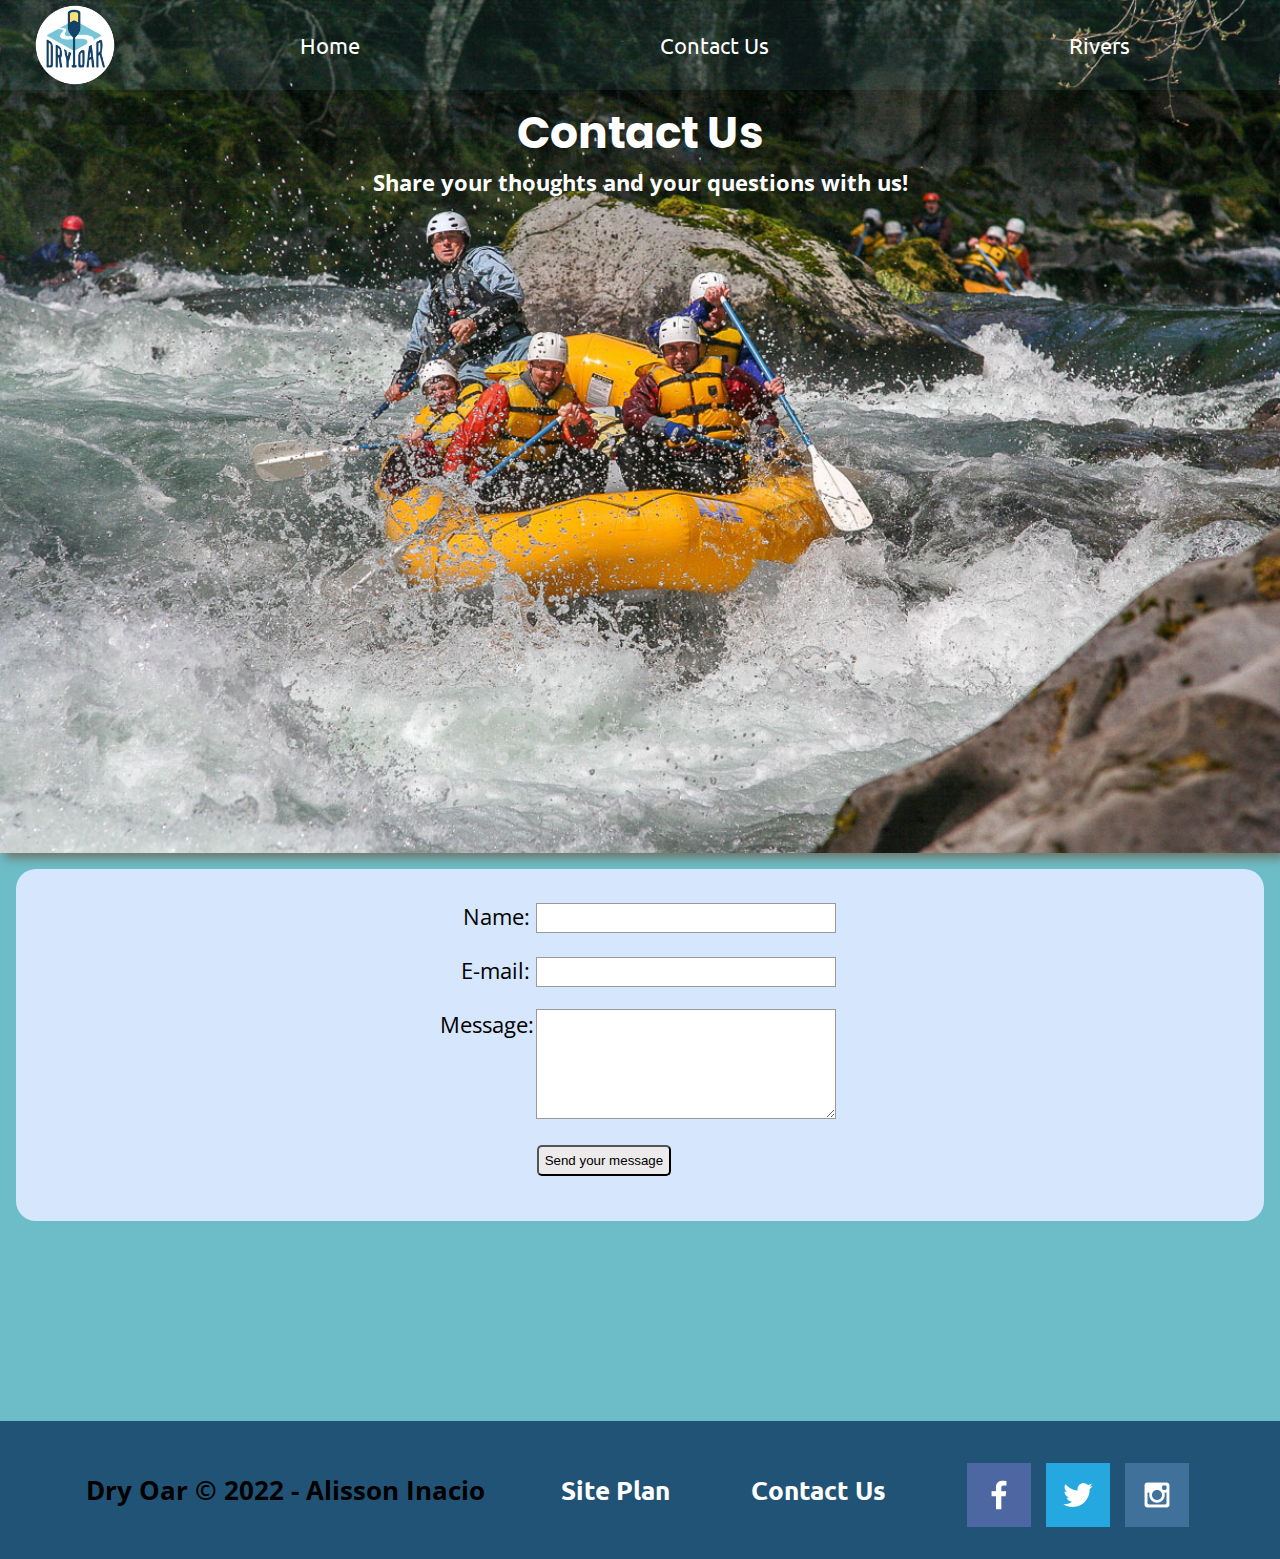
<file: wwr/contactus.html>
<!DOCTYPE html>
<html lang="en">
<head>
    <meta charset="UTF-8">
    <meta http-equiv="X-UA-Compatible" content="IE=edge">
    <meta name="viewport" content="width=device-width, initial-scale=1.0">
    <title>Rivers</title>
    <link rel="stylesheet" href="styles/rivers.css">


    <style>
        /* style to adjust the form content */
        main {
            height: 22rem;
            display: flex;
            justify-content: center;
        }
        /* this is just to aply to the form as the teacher asked */

        form {
        /* Center the form on the page */
        margin: 10px auto;
        width: 400px;
        /* Form outline */
        padding: 1em;
        }

        ul {
        list-style: none;
        padding: 0;
        margin: 0;
        }

        form li + li {
        margin-top: 1em;
        }

        label {
        /* Uniform size & alignment */
        display: inline-block;
        width: 90px;
        text-align: right;
        }

        input,
        textarea {
        /* To make sure that all text fields have the same font settings
            By default, textareas have a monospace font */
        font: 1em sans-serif;

        /* Uniform text field size */
        width: 300px;
        box-sizing: border-box;

        /* Match form field borders */
        border: 1px solid #999;
        }

        input:focus,
        textarea:focus {
        /* Additional highlight for focused elements */
        border-color: #000;
        }

        textarea {
        /* Align multiline text fields with their labels */
        vertical-align: top;

        /* Provide space to type some text */
        height: 5em;
        }

        .button {
        /* Align buttons with the text fields */
        padding-left: 90px; /* same size as the label elements */
        }

        button {
        /* This extra margin represent roughly the same space as the space
            between the labels and their text fields */
        margin-left: .5em;
        padding: 6px;
        background-color: #eceaea;
        border-radius: 5px;
        }

        button:hover {
            background-color: #999;
            color: aliceblue;
            transition: all 0.3s ease-out;
        }

        #feedback {
            background-color: antiquewhite;
            position: absolute;
            top: 0;
            left: 0;
            right: 0;
            padding: .5em;
            /* make this element invisible until we are ready for it */
            display: none;       
        }
        .moveDown {
            margin-top: 3em;
        }

        

    </style>
    
</head>
<body>
    <div class="content">
        <header>
            <a id="logo_link" href="index.html">
                <img class="logo" src="images/logo.png" alt="Dry Oar Logo">
            </a>
    
            <nav>
                <a href="index.html" target="_blank">Home</a>  
                <a href="#">Contact Us</a>
                <a href="rivers.html" target="_blank">Rivers</a>
            </nav>
        </header>

        <div id="hero">
            <div id="hero-box">
                <img id="hero-img" src="images/hero-2.jpg" alt="People enjoying rafting">
            </div>
    
            <section id="hero-msg">
                <h1 class="home-title">Contact Us</h1>
                <h4>Share your thoughts and your questions with us!</h4>  
            </section>
        </div>

        <main class="home-content">  

            
            <div id="feedback"></div>

            <form>
                <ul>
                    <li>
                        <label for="name">Name:</label>
                        <input type="text" id="name" name="user_name" />
                    </li>

                    <li>
                        <label for="mail">E-mail:</label>
                        <input type="email" id="mail" name="user_email" />
                    </li>

                    <li>
                        <label for="msg">Message:</label>
                        <textarea id="msg" name="user_message"></textarea>
                    </li>

                    <li class="button">
                        <button type="submit">Send your message</button>
                    </li>
               
                </ul>
            </form>
               
           
        </main>
        
        <footer>
            <h3>Dry Oar &copy; 2022 - Alisson Inacio</h3>
            <h3> <a href="site-plan-rafting.html">Site Plan</a> </h3>
            <h3> <a href="contactus">Contact Us</a> </h3>
            <div class="social">
                <a href="https://facebook.com" target="_blank">
                    <img src="images/facebook.png" alt="fb icon">
                </a>
                <a href="https://twitter.com" target="_blank">
                    <img src="images/twitter.png" alt="twitter icon">
                </a>
                <a href="https://instagram.com" target="_blank">
                    <img src="images/instagram.png" alt="instagram icon">
                </a>
            </div>
        </footer>
   
    </div>

    <script>
        // get the feedback div element so we can do something with it.
        const feedbackElement = document.getElementById('feedback');
        // get the form so we can read what was entered in it.
        const formElement = document.forms[0];
        // add a 'listener' to wait for a submission of our form. When that happens run the code below.
        formElement.addEventListener('submit', function(e) {
            // stop the form from doing the default action.
            e.preventDefault();
            // set the contents of our feedback element to a message letting the user know the form was submitted successfully. Notice that we pull the name that was entered in the form to personalize the message!
            feedbackElement.innerHTML = 'Hello '+ formElement.user_name.value +'! Thank you for your message. We will get back with you as soon as possible!';
            // make the feedback element visible.
            feedbackElement.style.display = "block";
            // add a class to move everything down so our message doesn't cover it.
            document.body.classList.toggle('moveDown');
        });
    </script>
   
</body>
</html>
</file>
<file: aboutme/styles/style.css>
h1 {
    margin-left: 80px;   
}

img {
    width: 25%;
    float: left;
    padding: 10px;
}
</file>
<file: wwr/styles/style.css>
@import url('https://fonts.googleapis.com/css2?family=Open+Sans:wght@500&family=Poppins:wght@400;700&family=Ubuntu:wght@400;700&display=swap');


/* --------------GENERAL STYLES -------------- */
:root {
    --primary-color: #6dbdc9;
    --header-background-opacity: rgb(109, 189, 201, 0.1);
    --hover-color: #fff;
    --section-color: #d6e6fd;
}

body {
    font-family: 'Open Sans', sans-serif;
    background-color: var(--primary-color);

    font-size: 22px;

    margin: 0;
    padding: 0;
    box-sizing: border-box;
}

/* -----------------HEADER SECTION------------------ */

header {
    background: var(--header-background-opacity);/* only background, without background-color, using rgba, will allow me use the header with opacity but with all texts visible  */
    display: grid;
    grid-template-columns: 150px auto;  /* two columns, one with 150px and another with the space available */
    
}

#logo_link {
    padding-top: 5px;
    justify-self: center;
    align-self: center;
}

nav {
    display: flex;
    justify-content: space-around;
    align-items: center;
}

h2 {
    margin: 0;
}

a {
    text-decoration: none;
    color: #ffffff;
    font-family: 'Ubuntu', sans-serif;
}

.home-title {
    font-family: 'Poppins', sans-serif;
    font-size: 2em;
    margin-top: 10px;
}

.home-title,
h4 {
    color: var(--hover-color);
}

/* setting a width */
#content {
    max-width: 1600px;
     margin: 0 auto;
}

.logo,
.icon {
    width: 80px;
}

nav a {
    text-align: center;
    padding: 10px;
}

nav a:hover {
    color: var(--primary-color);
    background-color: var(--hover-color);
    border-radius: 15px;
    transition: all ease-in .3s;
}

/* -------------HERO DIV----------------------- */

#hero {
    display: grid;
    grid-template-columns: 1fr 3fr 1fr;
    margin-top: -100px;
}

.icon {
    padding-top: 10px;
}

#hero-box {
    grid-column: 1/4;
    grid-row: 1/3;
    z-index: -1;
}

#hero-img {
    display:block;
    margin: auto;
    width: 100%;
}

#hero-msg {
    grid-column: 2/3;
    grid-row: 1/2;
    margin-top: 100px;
}

#hero-msg h1, 
#hero-msg h4,
.button-box,
main section {
    text-align: center;
}


/* --------------- MAIN----------------------- */

.home-grid {
    display: grid;
    grid-template-columns: repeat(10, 1fr);
    justify-content: center;
    align-content: center;
}


.rivers-card {
    grid-column: 2/4;
    grid-row: 2/3;
}

.camping-card {
    grid-column: 5/7;
    grid-row: 2/3;
}

.rapids-card {
    grid-column: 8/10;
    grid-row: 2/3;
}

#background {
    grid-column: 1/11;
    grid-row: 4/9;
}

.mountains {
    grid-column: 2/7;
    grid-row: 5/8;
    width: 100%;
    box-shadow: 5px 5px 10px #6f7364;
}


main section img {
    box-sizing: border-box;
}

#background {
    height: 725px;
    background-color:var(--section-color);
}

.book, 
.join {
    background-color: #b3e8e5;
    color: black;
    text-align: center;
    font-size: 18px;
    padding: 15px 30px;
    margin-top: 50px;

    border-radius: 5px;
}

.book:hover, 
.join:hover {
    color: var(--primary-color);
    background-color: var(--hover-color);
}

.msg {
    background-color: var(--section-color);
    line-height: 1.5em;
    padding: 35px;

    grid-column: 6/10;
    grid-row: 6/7;

    box-shadow: 5px 5px 10px #6f7364;
}

.msg p {
    color: #242424;
    font-size: .8em;
    padding-bottom: 15px;
}

.msg h2 {
    color: #242424;
}

.rivers-card,
.camping-card,
.rapids-card {
    margin: 200px 0;
}

.card-img {
    border: 10px solid var(--hover-color);
    width: 100%;

    border: 10px solid #d9c2a3;
    transition: transform .5s;
    box-shadow: 5px 5px 10px #6f7364;
}

.card-img:hover {
    opacity: .6;
    transform: scale(1.1);
}


/* ---------------FOOOTER STYLES---------------- */
footer {
    background-color: #205375;
    padding: 25px 50px;
    margin-top: 200px;

    display: flex;
    justify-content: space-around;
    align-items: center;
}

footer h3 {
    color: #000000;
}

footer h3:hover {
    text-decoration: underline;
}

footer .social img {
    padding-top: 15px;
}

footer a {
    text-align: center;
    padding: 5px;
}

footer a:hover {
    color: var(--primary-color);
    background-color: var(--hover-color);
    border-radius: 5px;
}


.social a:nth-child(1):hover,
.social a:nth-child(2):hover,
.social a:nth-child(3):hover{
    background-color: transparent; 
    opacity: 0.80;
}



@media screen and (max-width: 900px) {
    #hero, .home-grid {
        display: block;
        height: auto;
    }

    .logo {
        display: none;
    }
    
    nav, footer {
        flex-direction: column;
    }
    nav a {
        display: block;
        padding: 15px;
        margin-right: 8rem;
    }
    #hero {
        margin-top: 0;
    }
    #hero-msg {
        margin-top: 0;
    }
    #hero-msg h4 {
        display: none;
    }
    .home-title {
        font-size: 25px;
        color: #6f7364;
    }
    .rivers-card, .camping-card, .rapids-card { 
        margin: 50px auto;
        width: 60%;
    }
    #background {
        display: none;
    }
    .mountains, .msg {
        width: 80%;
        display: block;
        margin: 0 auto;
    }
    footer {
        margin-top: 25px;
    }
}
</file>
<file: positionstyles.css>
/* CSS - Name: "positionstyles.css" */
/* Activity 1 styles */
.content1 {
  /* This is the parent of the activity 1 boxes. */
  display: grid;
  grid-template-columns: 1fr 1fr;
  justify-items: center;
  grid-gap: 20px;
}
.red1 { 
  width: 100%; 
  height: 100px; 
  background-color: red; 
  grid-column: 1/3;

} 
.green1 {
  width: 200px; 
  height: 200px; 
  background-color: green; 

} 
.yellow1 {
  width: 200px; 
  height: 200px; 
  background-color: gold; 
} 
.blue1 {
  width: 100%; 
  height: 100px; 
  background-color: blue; 
  grid-column: 1/3;
} 
/* Activity 2 styles */ 
.content2 {
  /* This is the parent of the activity 2 boxes. */
  position:relative; /* this line didn't affect the code */
  height: 400px;
}

.red2 {
  width: 100px; 
  height: 100px; 
  background-color: red; 
} 
.green2 { 
  width: 100px; 
  height: 100px; 
  background-color: green; 
  position: relative;
  bottom: 50px;
  left: 50px;
  z-index: 1;
} 
.yellow2 {
  width: 100px; 
  height: 100px; 
  background-color: gold; 
  position: relative;
  bottom: 100px;
  left: 100px;
  z-index: 2;
} 
.blue2 {
  width: 100px; 
  height: 100px; 
  background-color: blue; 

  position: relative;
  bottom: 150px;
  left: 150px;
  z-index: 3;
} 
/* Activity 3 styles */ 
.content3 {
  /* This is the parent of the activity 3 boxes. */
  display: grid;
  grid-template-columns: 1fr 1fr;
  justify-items: center;
}
.red3 {
  width: 100%; 
  height: 100px; 
  background-color: red; 
  grid-column: 1/3;
} 
.green3 {
  width: 90%; 
  height: 200px; 
  background-color: green;
  justify-self: start;
} 
.yellow3 {
  width: 90%; 
  height: 200px; 
  background-color: gold; 
  justify-self: end;
} 
.blue3 {
  width: 100%; 
  height: 100px; 
  background-color: blue; 
  grid-column: 1/3; 
} 
/* Activity 4 styles */ 
.content4 {
  /* This is the parent of the activity 4 boxes. */
  height: 400px;

  display: grid;
  grid-template-columns: 1fr 1fr;
  grid-area: 'R G'
             'R Y'
             'R B';
}
.red4 {
  width: 100%; 
  height: 100%; 
  background-color: red; 
  grid-area: 'R';
  grid-column: 1/2;
  grid-row: 1/4;

} 
.green4 {
  width: 100%; 
  height: 100%; 
  background-color: green; 
  grid-area: 'G';
} 
.yellow4 {
  width: 100%; 
  height: 100%;
  background-color: gold; 
  grid-area: 'Y';
} 
.blue4 {
  width: 100%; 
  height: 100%;
  background-color: blue; 
  grid-area: 'B';
} 
/* Activity 5 styles */ 
.content5 {
  /* This is the parent of the activity 5 boxes. */
  height: 400px;
  display: relative;
}
.red5 { 
  width: 100%; 
  height: 100px; 
  background-color: red; 
} 
.green5 { 
  width: 200px; 
  height: 150px; 
  background-color: green; 
  display: absolute;
  float: left;
  top: 100px;
  left: 0;
} 
.yellow5 {
  width: 100%; 
  height: 200px; 
  background-color: gold; 
} 
.blue5 {
  width: 100%; 
  height: 100px; 
  background-color: blue; 
} 

/* Activity 6 styles */ 
.content6 {
  /* This is the parent of the activity 6 boxes. */
  display: grid;
  grid-template-columns: repeat(6,100px);
  grid-template-rows: repeat(6,100px);
}

.red6 {
  background-color: red; 
  grid-column: 1 / span 4;
  grid-row: 1 / span 2;
  z-index: 1;
} 
.green6 {
  background-color: green; 
  grid-column: 1 / span 2;
  grid-row: 5 / span 2;
  z-index: 3;
} 
.yellow6 {
  background-color: gold; 
  grid-column: 5 / span 2;
  grid-row: 3 / span 4;
  z-index: 3;
} 
.blue6 {
  background-color: blue; 
  grid-column: 2 / span 4;
  grid-row: 2 / span 4;
  z-index: 2;
}


/* Do not make any changes below here */
.activity {
  width: 70%; 
  margin: 20px auto; 
  font-family: Arial, sans-serif; 
  border: 1px solid black; 
  padding: 10px; 
  clear:both; 
  overflow: auto;
} 

.hint {
  border: 1px solid grey;
  background: #e0e0e0;
  padding: .5em;
  position: relative;
  margin: 1em 0;
}
.hint h3 {
  margin: 0;
}
.hint:hover {
  background: #d0d0d0;
}
.hint > div {
  display: none;
}

.hint input[type=checkbox] {
  position: absolute;
  width: 100%;
  height: 100%;
  opacity: 0;
  z-index: 1;
  cursor: pointer;
}

.hint input[type=checkbox]:checked ~ div {
  display: block;
}

.hint i {
  position: absolute;
  transform: translate(-6px, 0);
  margin-top: 16px;
  right: 10px;
  top: -3px;
}
.hint i:before, .hint i:after {
  content: "";
  position: absolute;
  background-color: black;
  width: 3px;
  height: 9px;
}
.hint i:before {
  transform: translate(2px, 0) rotate(45deg);
}
.hint i:after {
  transform: translate(-2px, 0) rotate(-45deg);
}

.hint input[type=checkbox]:checked ~ i:before {
  transform: translate(-2px, 0) rotate(45deg);
}
.hint input[type=checkbox]:checked ~ i:after {
  transform: translate(2px, 0) rotate(-45deg);
}
.hint a {
  position: relative;
  z-index: 1;
}
</file>
<file: gastrocollab/styles/contact.css>
/* ---------------GENERAL RULES---------------- */

@import url('https://fonts.googleapis.com/css2?family=Merriweather:ital,wght@0,400;0,900;1,700&family=Work+Sans:wght@300;400;500&display=swap');

:root {
  --primary-color: #01B637;
  --secondary-color: #B8F1B0 ;
  --accent1-color: #E3FCBF;
  --accent2-color: #343a40;

  --nav-link-color: #fff;

  --heading-font: 'Merriweather', serif;
  --paragraph-font: 'Work Sans', sans-serif;
}


/* ---------general rules------- */
* {
    box-sizing: border-box;
    margin: 0;
}

html {
    scroll-behavior: smooth; /* move scroll lightly */
}


body {
    display: flex;
    flex-direction: column;
    gap: 3rem; 
    background-color: var(--accent1-color);
}



main {
    background-color: var(--accent1-color);
}


header, 
footer {
    background-color: var(--primary-color);
}

header {
    box-shadow: 2px 2px 5px var(--accent2-color);
}


a {
    text-decoration: none;
    color: var(--nav-link-color);
}


/* header y footer */

header,
footer {
    display: flex;
    justify-content: space-between;
    align-items: center;  
    flex-wrap: wrap;   
}


header .icon,
footer .icon {
    margin: 0.5rem;
}

header .icon a img,
footer .icon a img {
    display: block;
    width: 75%;
}

header .icon a img:hover,
footer .icon a img:hover {
    width: 76%;
    transition: ease-out .2s;
}

header nav,
footer nav {
    display: flex;
    margin-left: 14rem;
}

header nav a,
footer nav a {
    padding: 2rem;

    font-size: 1.6rem;
    font-style: var(--paragraph-font);

    transition: all ease-in .2s;

    /* this is used, because we don't want to change the box size when hover */
    line-height: 1.7rem;  

    text-align: center;
}

header nav a:hover,
footer nav a:hover {
    font-size: 1.7rem;
    color: var(--accent1-color);
}


/* ------------------------HEADER---------------------- */

header .gallery-button a {
    margin-right: 0.5rem;
    padding: 0.4rem;
    border-radius: 0.4rem;
    border: none;
    color: var(--accent2-color);
    background-color: var(--secondary-color);
 
    font-size: 1rem;
}

header .gallery-button a:hover {
    background-color: var(--accent2-color);
    color: var(--nav-link-color);
    transition: all .2s;
}


/* -----------------MAIN -------------- */

main .title-image .contact-img img {
    display: block;

    margin: 0.5rem auto;
    width: 20%;
    height: 10%;

    border-radius: 30px;

}



.title-image {
    margin: 1rem;
}
.title-image h1 {
    text-align: center;
}


/* form */
form { 
    max-width:50%; 
    margin: 2.2rem auto; 
    background: var(--secondary-color);
    padding: 2.5rem;

    border-radius:2rem;
}

.feedback {
  color:var(--accent2-color);
  font-family: var(--paragraph-font);
  font-weight:500;
  font-size: 1.2rem;
  border-radius: 5px;
  line-height: 1.4rem;
  background-color: transparent;
  border:2px solid var(--accent2-color);
  transition: all 0.3s;
  padding: 0.9rem;
  margin-bottom: 15px;
  width:100%;
  box-sizing: border-box;
  outline:0;
}

.feedback-input:focus { 
    border:2px solid var(--accent2-color); 
}


form a {
  display: block;
  font-family: var(--paragraph-font);
  width: 20%;
  padding: 0.8rem 2rem 0.8rem 2rem;
  background: var(--primary-color);
  border-radius:5px;
  border:0;
  cursor:pointer;
  color:var(--nav-link-color);
  font-size:1.2rem;
  padding-block: 0.8rem;
  transition: all 0.3s;
  font-weight:700;
}
form a:hover { 
    background:var(--accent2-color); 
}


input:focus {
    border: none;
    outline: 1px solid var(--primary-color);
    border-radius: 5px;
}

main .last-paragraph {
    display: flex;
    justify-content: space-evenly;
    align-items: center;
    gap: 2rem;
    margin: 1rem; 

}

main .last-paragraph .contact-img img {
    width: 50%;
    height: 50%;
    border-radius: 30px;
}

main .last-paragraph p {  
    width: 45%;

    color: var(--nav-link-color);
    font-family: var(--paragraph-font);
    font-size: 1rem;
    background-color: var(--primary-color);
    padding: 1rem;
    border-radius: 0 20px 0 20px;

    box-shadow: 5px 5px 10px var(--accent2-color);
}


/* -----------------FOOTER -------------- */


footer {
    box-shadow: 0px 4px 5px 6px var(--accent2-color);
}

footer .social {
    margin: auto;
}

footer .social a img {
    border-radius: 10px;
    margin-inline: 0.5rem;
}

.social a:nth-child(1):hover,
.social a:nth-child(2):hover,
.social a:nth-child(3):hover{
    background-color: transparent; 
    opacity: 0.80;
}

footer p {
    color: var(--nav-link-color);
    font-size: 0.9rem;
    padding: 0.5rem;
}


/* ----------MEDIA QUERIES---------- */

@media screen and (max-width: 1100px) { 

    /* ----body general rule--- */
    body {
        display: flex;
        flex-direction: column;
    }

    /* ---header--- */
    header,
    footer {
        flex-direction: column;
    }

    header .icon a img,
    footer .icon a img {
        display: none;
    }

    header nav,
    footer nav {
        margin: 0 0 0.8rem 0;
    }

    header nav a,
    footer nav a {
        padding: 0.4rem;
        font-size: 1.2rem;
        line-height: 1.4rem;  
    }

    header nav a:hover,
    footer nav a:hover {
        font-size: 1.4rem;
    }

    header .gallery-button a {
        display: block;
        margin: 0.4rem;
    }

    /* ---main--- */

    h1 {
        font-size: 1.5rem;
    }

    main .title-image .contact-img img {
        width: 50%;
    }

    form {
        max-width: 80%;
        margin-inline: auto;
    }

    ::placeholder,
    button a {
        font-size: 1rem;
    }


    main .last-paragraph {
        flex-direction: column;
        justify-content: center;
        align-items: center;
    }

    main .last-paragraph .contact-img img {
       display: block;
       margin-inline: auto;
    }

    main .last-paragraph p {  
        width: 100%;
        font-size: 0.9rem;
    }
 
    /* --footer-- */

    footer .social a img {
        width: 20%;
        margin-left: 1.3rem;
    }
}

/* ------------mobile devices-------- */
@media screen and (max-width: 550px) {

    header nav,
    footer nav {
        flex-direction: column;
        margin-bottom: 0.8rem;
    }

    form {
        max-width: 100%;
        margin: 1rem;
    }

}
</file>
<file: gastrocollab/styles/site-plan.css>
/* if you are using any Google fonts change the font names below to your fonts. 
Any spaces in your font name should be replaced with a +. 
Fonts are separated by a | */
@import url('https://fonts.googleapis.com/css2?family=Merriweather:ital,wght@0,400;0,900;1,700&family=Work+Sans:wght@300;400;500&display=swap');

:root {
  /* change the values below to your colors from your palette */
  --primary-color: #01B637;
  --secondary-color: #B8F1B0 ;
  --accent1-color: #E3FCBF;
  --accent2-color: #343a40;

  /* change the values below to your chosen font(s) */
  --heading-font: 'Merriweather', serif;
  --paragraph-font: 'Work Sans', sans-serif;

  /* these colors below should be chosen from among your palette colors above */
  --headline-color-on-white: #396E94;  /* headlines on a white background */ 
  --headline-color-on-color: white; /* headlines on a colored background */ 
  --paragraph-color-on-white: #396E94; /* paragraph text on a white background */ 
  --paragraph-color-on-color: white; /* paragraph text on a colored background */ 
  --paragraph-background-color: #01B637 ;
  --nav-link-color: white;
  --nav-background-color: #01B637;
  --nav-hover-link-color: white;
  --nav-hover-background-color: #396E94;
}


/*  Look around below...but DON'T CHANGE ANYTHING! */

body {
  max-width: 1200px;
  margin: 0 auto;
  padding: 4em;
  font-size: 18px;
  text-align: center;
}
img {
  display: block;
  margin: 0 auto;
}

.image-width {
  width: 40%;
}

h1, h2, h3, h4, h5, h6 {
  font-family: var(--heading-font);
  color: var(--headline-color-on-white);
}
h2 {
  text-align: center;
}
hr {
  height: 3px;
  margin: 35px 0;
  background: var(--accent1-color);
}
header {
  padding: 1em;
  text-align: center;
  color: var(--paragraph-color-on-color);
  background-color: var(--paragraph-background-color);
}
header > h1, header > h2 {
  color: var(--headline-color-on-color);
}

p {
  font-family: var(--paragraph-font);
  color: var(--paragraph-color);
  padding: 1em;
}
.colors {
  width: 100%;
  min-width: 350px;
  margin: 30px auto;
  text-align: center;
}
.colors th {
  background-color: #999;
}
.colors td{
  width: 25%;
  height: 3em;
}

.primary {
  background-color: var(--primary-color);
}
.secondary {
  background-color: var(--secondary-color);
}
.accent1 {
  background-color: var(--accent1-color);
}
.accent2{
  background-color: var(--accent2-color); 
  color: white;
}

p.colored {
  background-color: var(--paragraph-background-color);
  color: var(--paragraph-color-on-color);
}

nav {
  background-color: var(--nav-background-color);
  line-height: 3em;
  text-align: center;
  font-size: 1.2em;
}
nav  {
  list-style-type: none;
  display: flex;

}
nav a {
  padding:1em;
  min-width: 120px;
  text-decoration: none;
  padding: 10px;

}
nav a:link, nav a:visited {
  color: var(--nav-link-color);
}
nav a:hover {
  color: var(--nav-hover-link-color);
  background-color: var(--nav-hover-background-color);
}

.sitemap {
  display: grid;
  justify-content: center;

  grid-template-columns: repeat(6, 15%);
  grid-template-rows: 3em 1.5em 1.5em 3em;
  grid-template-areas: ". . home home . ."
    ". . . top . ."
    ". left left right right ."
    "page2 page2 . . page3 page3";
}
.sitemap > div {

  text-align: center;

}
.sm-home {
  grid-area: home;
  background-color: #ccc;
  line-height: 3em;
}
.sm-page2 {
  grid-area: page2;
  background-color: #ccc;
  line-height: 3em;
}
.sm-page3 {
  grid-area: page3;
  background-color: #ccc;
  line-height: 3em;
}

.top {
  grid-area: top;
  border-left: 1px solid;
}

.left {
  grid-area: left;
  border-top: 1px solid;
  border-left: 1px solid;
}

.right {
  grid-area: right;
  border-top: 1px solid;
  border-right: 1px solid;
}
</file>
<file: wwr/styles/rivers.css>
@import url('https://fonts.googleapis.com/css2?family=Open+Sans:wght@500&family=Poppins:wght@400;700&family=Ubuntu:wght@400;700&display=swap');


/* --------------GENERAL STYLES -------------- */
:root {
    --primary-color: #6dbdc9;
    --header-background-opacity: rgb(109, 189, 201, 0.1);
    --hover-color: #fff;
    --section-color: #d6e6fd;
}

body {
    font-family: 'Open Sans', sans-serif;
    background-color: var(--primary-color);

    font-size: 22px;

    margin: 0;
    padding: 0;
    box-sizing: border-box;
}



/* -----------------HEADER SECTION------------------ */

header {
    background: var(--header-background-opacity);/* only background, without background-color, using rgba, will allow me use the header with opacity but with all texts visible  */
    display: grid;
    grid-template-columns: 150px auto;  /* two columns, one with 150px and another with the space available */
    
}

#logo_link {
    padding-top: 5px;
    justify-self: center;
    align-self: center;
}

nav {
    display: flex;
    justify-content: space-around;
    align-items: center;
}

a {
    text-decoration: none;
    color: #ffffff;
    font-family: 'Ubuntu', sans-serif;
}

.home-title {
    font-family: 'Poppins', sans-serif;
    font-size: 2em;
    margin-top: 10px;
    margin-bottom: 2px;
}

.home-title,
h4 {
    color: var(--hover-color);
    margin-top: 0;
}

/* setting a width */
#content {
    max-width: 1600px;
     margin: 0 auto;
}

.logo,
.icon {
    width: 80px;
}

nav a {
    text-align: center;
    padding: 10px;
}

nav a:hover {
    color: var(--primary-color);
    background-color: var(--hover-color);
    border-radius: 15px;
    transition: all ease-in .3s;
}



/* -------------HERO DIV----------------------- */

#hero {
    display: grid;
    grid-template-columns: 1fr 3fr 1fr;
    margin-top: -90px;
}

.icon {
    padding-top: 10px;
}

#hero-box {
    grid-column: 1/4;
    grid-row: 1/3;
    z-index: -1;
}

#hero-img {
    display:block;
    margin: auto;
    width: 100%;
    box-shadow: 5px 5px 10px #6f7364;
}

#hero-msg {
    grid-column: 2/3;
    grid-row: 1/2;
    margin-top: 100px;
}


#hero-msg h1, 
#hero-msg h4,
.button-box,
main section {
    text-align: center;
}


.gal-img {
    background-color: #b3e8e5;
    color: black;
    text-align: center;
    font-size: 18px;
    padding: 15px 30px;
    margin-top: 50px;

    border-radius: 5px;
}

.gal-img:hover {
    color: var(--primary-color);
    background-color: var(--hover-color);
}

/* --------------- MAIN----------------------- */
main {
    background-color: var(--section-color);
    margin: 1rem;
    margin-bottom: 0.5rem;
    border-radius: 20px;
}

main #rivers-text {
    padding: 2rem;
    text-align: left;
}

main #rivers-text h2 {
    text-align: center;
}

main #rivers-text h4 {
    color: black;
}

main #rivers-text p {
    font-size: 1rem;
}

hr {
    width: 100px;
    border: 10px dotted var(--primary-color);
    border-top: none;
    border-inline: none;
}

#gallery {
    border-radius: 20px;
    padding: 1rem;
    margin: 2rem;
    margin-bottom: -5rem;
}

.content-img {
    display: flex;
    gap: 2rem;
    flex-wrap: wrap;
    justify-content: space-between;
    margin: 3rem ;
}
.content-img img {
    width: 25%;

    border: 10px solid #d9c2a3;
    transition: transform .3s ease-in-out;
    box-shadow: 5px 5px 10px #6f7364;
    
}

.content-img img:hover {
    opacity: .9;
    transform: rotate(3deg) scale(1.1);
}

/* ---------------FOOOTER STYLES---------------- */
footer {
    background-color: #205375;
    padding: 25px 50px;
    margin-top: 200px;

    display: flex;
    justify-content: space-around;
    align-items: center;
}

footer h3 {
    color: #000000;
}

footer h3:hover {
    text-decoration: underline;
}

footer .social img {
    padding-top: 15px;
}

footer a {
    text-align: center;
    padding: 5px;
}

footer a:hover {
    color: var(--primary-color);
    background-color: var(--hover-color);
    border-radius: 5px;
}


.social a:nth-child(1):hover,
.social a:nth-child(2):hover,
.social a:nth-child(3):hover{
    background-color: transparent; 
    opacity: 0.80;
}


@media screen and (max-width: 900px) {
    #hero, .home-grid {
        display: block;
        height: auto;
    }

    .logo {
        display: none;
    }
    
    .button-box {
        display: none;
    }

    nav {
        padding: 10px;
    }

    nav, footer {
        flex-direction: column;
    }
    nav a {
        display: block;
        padding: 15px;
        margin-right: 8rem;

    }
    #hero {
        margin-top: 0;
    }
    #hero-msg {
        margin-top: 2rem;
    }
    #hero-msg h4 {
        display: none;
    }
    .home-title {
        font-size: 25px;
        color: #6f7364;
    }
    
    main #rivers-text p {
        font-size: 0.8rem;
    }
    main #rivers-text h2,
    #gallery h2  {
        font-size: 1.3rem;
    }

    main #rivers-text h4 {
        font-size: 1rem;
    }

    hr {
        width: 100px;
        border:8px dotted var(--primary-color);
        border-top: none;
        border-inline: none;
    }

    .content-img {
        justify-content: center;

    }
    .content-img img {
        width: 85%;
    }

    .content-img img:last-child {
        margin-bottom: 1rem;
    }
 

    footer {
        margin-top: 25px;
        font-size: 1rem;
    }

}
</file>
